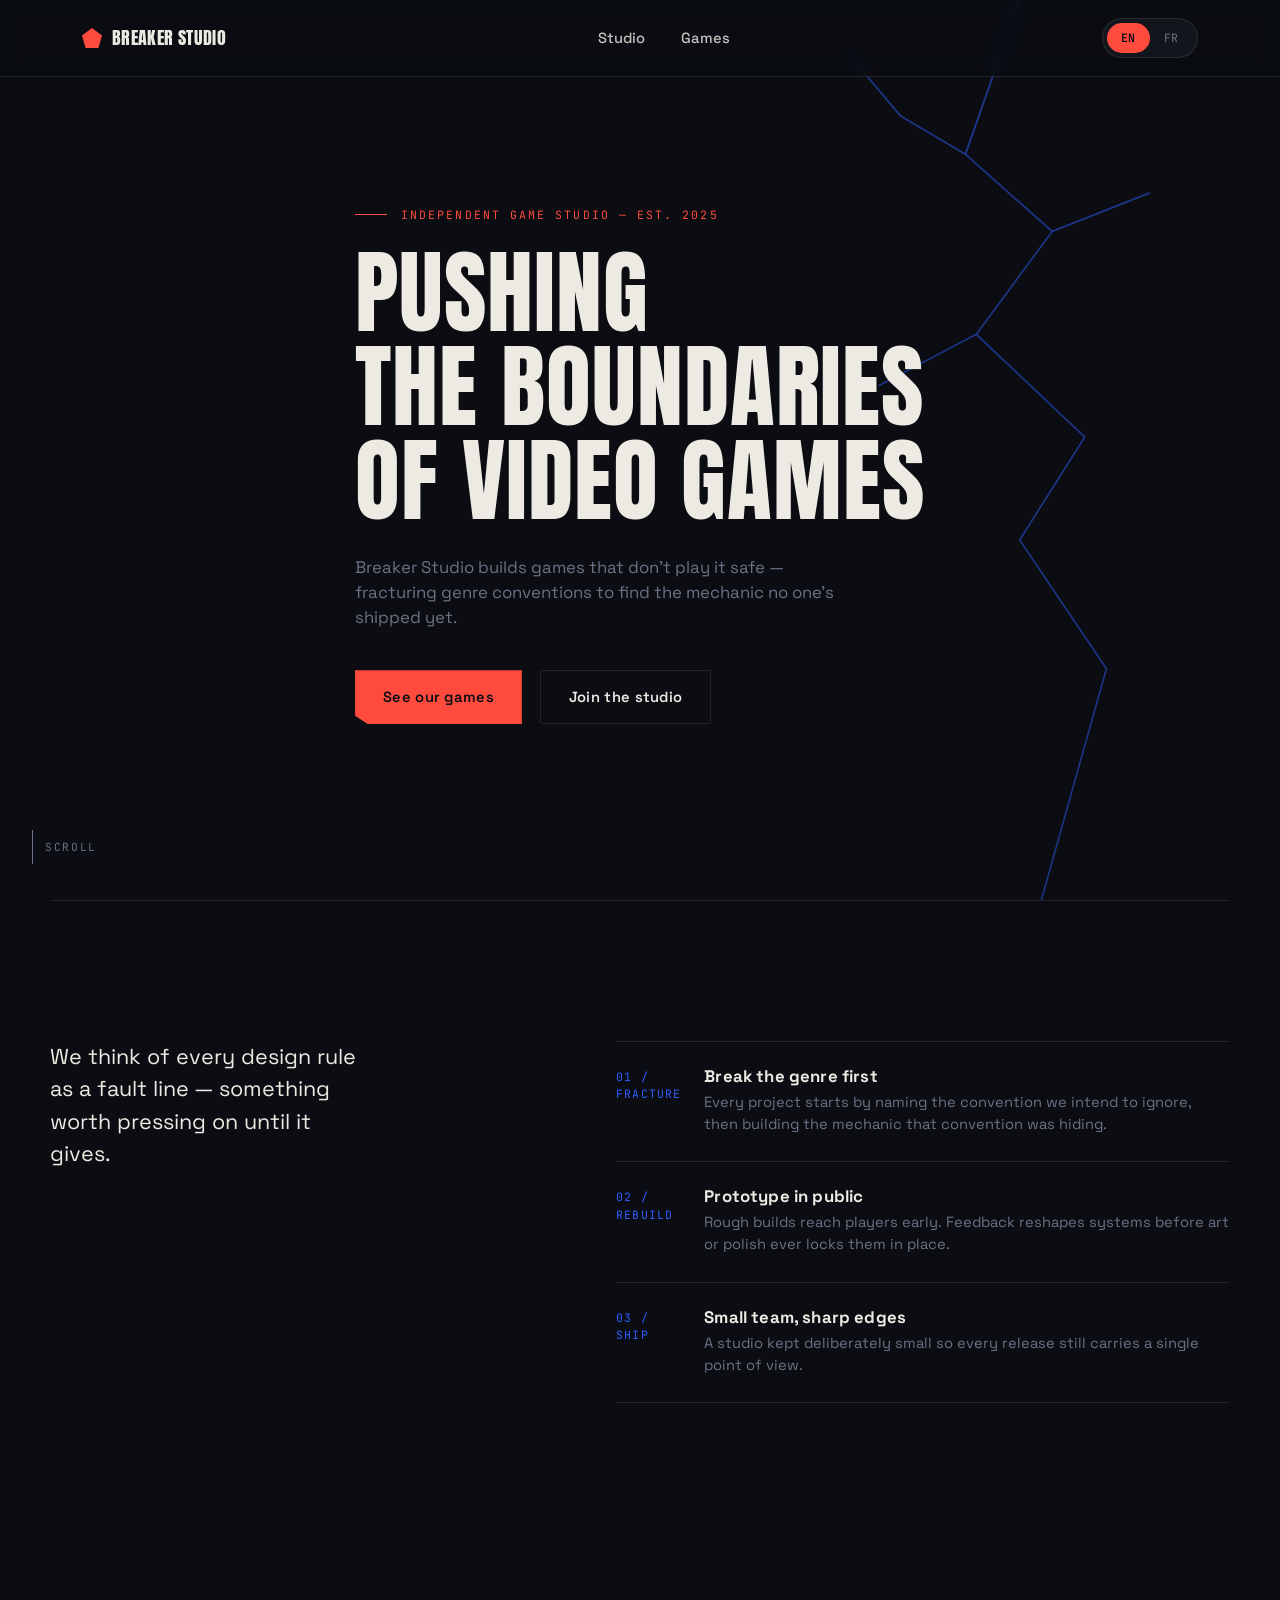
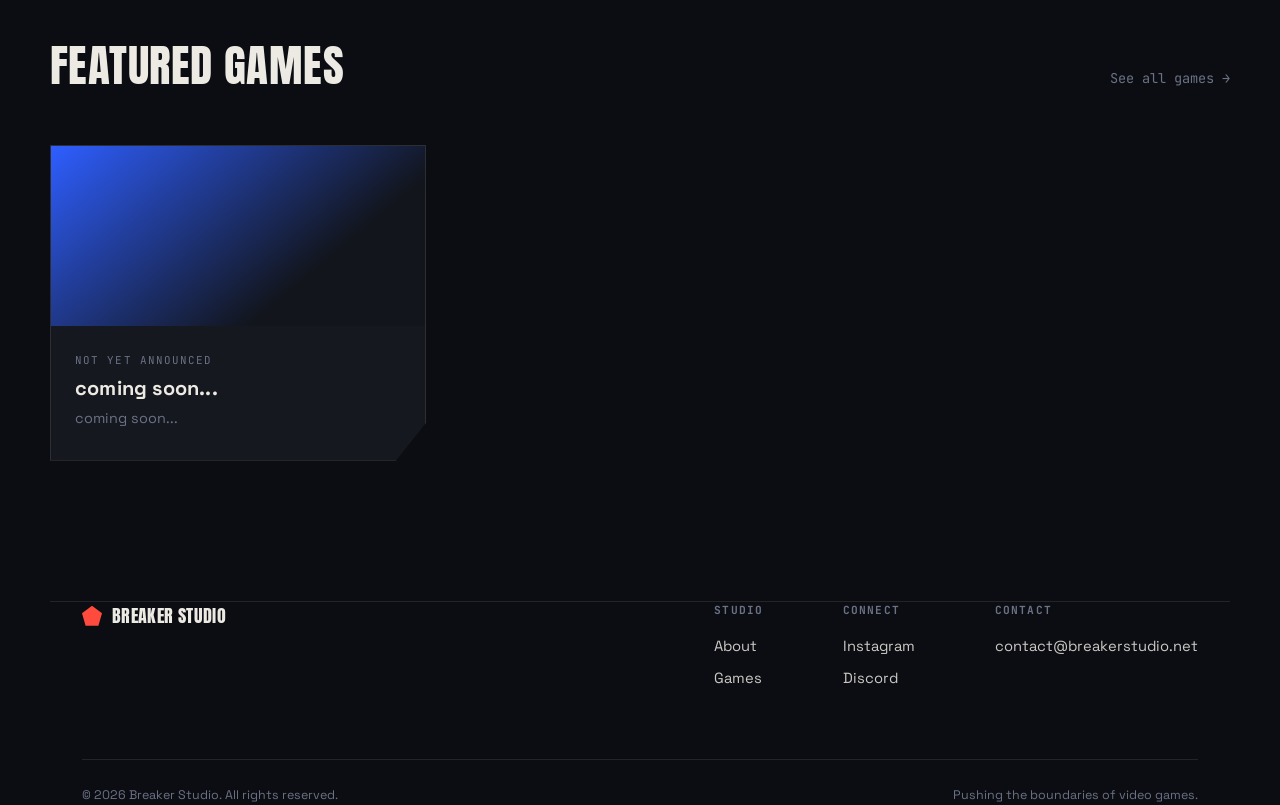
<file: index.html>
<!DOCTYPE html>
<html lang="en">
<head>
<script async src="https://pagead2.googlesyndication.com/pagead/js/adsbygoogle.js?client=ca-pub-1438488999693592"crossorigin="anonymous"></script>
<meta name="google-adsense-account" content="ca-pub-1438488999693592">
<meta charset="UTF-8">
<meta name="viewport" content="width=device-width, initial-scale=1.0">
<title>Breaker Studio - Home</title>
<link rel="icon" type="image/x-icon" href="images/favicon.ico">
<link rel="preconnect" href="https://fonts.googleapis.com">
<link rel="preconnect" href="https://fonts.gstatic.com" crossorigin>
<link href="https://fonts.googleapis.com/css2?family=Anton&family=Space+Grotesk:wght@400;500;600;700&family=JetBrains+Mono:wght@400;500&display=swap" rel="stylesheet">
<link rel="stylesheet" href="css/style.css">
</head>
<body>

<header>
  <nav class="wrap">
    <a href="index.html" class="logo"><span class="logo-mark"></span>BREAKER STUDIO</a>
    <input type="checkbox" id="nav-toggle" class="nav-toggle-checkbox">
    <div class="nav-links" id="navLinks">
      <a href="studio.html" class="nav-link">Studio</a>
      <a href="games.html" class="nav-link">Games</a>
    </div>
    <div class="nav-right">
      <div class="lang-toggle" role="group" aria-label="Language toggle">
        <a href="index.html" class="active">EN</a>
        <a href="index-fr.html">FR</a>
      </div>
      <label for="nav-toggle" class="burger" aria-label="Menu">
        <span></span><span></span><span></span>
      </label>
    </div>
  </nav>
</header>

<section class="hero">
  <svg class="hero-crack" viewBox="0 0 1180 700" preserveAspectRatio="none">
    <path d="M 940 0 L 890 120 L 970 180 L 900 260 L 1000 340 L 940 420 L 1020 520 L 960 700" />
    <path d="M 940 0 L 890 120 L 830 90 L 780 40" />
    <path d="M 970 180 L 1060 150" />
    <path d="M 900 260 L 810 300" />
  </svg>

  <div class="wrap hero-inner">
    <div class="eyebrow-row">
      <span class="dash"></span>
      <span class="eyebrow">Independent game studio — est. 2025</span>
    </div>

    <h1 id="hero-title">
      <span class="line"><span class="word" style="animation-delay:.05s">Pushing</span></span>
      <span class="line"><span class="word" style="animation-delay:.15s">the</span> <span class="word" style="animation-delay:.22s">boundaries</span></span>
      <span class="line"><span class="word" style="animation-delay:.32s">of</span> <span class="word" style="animation-delay:.4s">video</span> <span class="word" style="animation-delay:.48s">games</span></span>
    </h1>

    <p class="hero-sub">
        Breaker Studio builds games that don't play it safe — fracturing genre conventions to find the mechanic no one's shipped yet.
    </p>

    <div class="hero-cta">
      <a href="games.html" class="btn btn-primary">See our games</a>
      <a href="careers.html" class="btn btn-ghost">Join the studio</a>
    </div>
  </div>

  <div class="scroll-cue">
    <div class="bar"></div>
    <span>Scroll</span>
  </div>
</section>
<script async src="https://pagead2.googlesyndication.com/pagead/js/adsbygoogle.js?client=ca-pub-1438488999693592"
     crossorigin="anonymous"></script>
<!-- bloc_carré -->
<ins class="adsbygoogle"
     style="display:block"
     data-ad-client="ca-pub-1438488999693592"
     data-ad-slot="9393874901"
     data-ad-format="auto"
     data-full-width-responsive="true"></ins>
<script>
     (adsbygoogle = window.adsbygoogle || []).push({});
</script>
<section class="manifesto wrap" id="manifesto">
  <div class="manifesto-grid">
    <p class="lead">
      We think of every design rule as a fault line — something worth pressing on until it gives.
    </p>

    <div class="manifesto-list">
      <div class="manifesto-item">
        <span class="tag">01 / FRACTURE</span>
        <div>
          <h3>Break the genre first</h3>
          <p>Every project starts by naming the convention we intend to ignore, then building the mechanic that convention was hiding.</p>
        </div>
      </div>
      <div class="manifesto-item">
        <span class="tag">02 / REBUILD</span>
        <div>
          <h3>Prototype in public</h3>
          <p>Rough builds reach players early. Feedback reshapes systems before art or polish ever locks them in place.</p>
        </div>
      </div>
      <div class="manifesto-item">
        <span class="tag">03 / SHIP</span>
        <div>
          <h3>Small team, sharp edges</h3>
          <p>A studio kept deliberately small so every release still carries a single point of view.</p>
        </div>
      </div>
    </div>
  </div>
</section>

<section class="games wrap" id="games">
  <div class="section-head">
    <h2>Featured games</h2>
    <a href="games.html" class="num">See all games →</a>
  </div>

  <div class="games-grid">
    <div class="game-card">
      <div class="game-art"><div class="g1"></div></div>
      <div class="game-body">
        <span class="game-tag">NOT YET ANNOUNCED</span>
        <h3>coming soon...</h3>
        <p>coming soon...</p>
      </div>
    </div>
  </div>
</section>

<footer class="wrap">
  <div class="footer-top">
    <a href="index.html" class="logo"><span class="logo-mark"></span>BREAKER STUDIO</a>
    <div class="footer-cols">
      <div class="footer-col">
        <h4>Studio</h4>
        <a href="studio.html">About</a>
        <a href="games.html">Games</a>
      </div>
      <div class="footer-col">
        <h4>Connect</h4>
        <a href="https://www.instagram.com/breakersstudio.off?igsh=MWY5ZHc1ZGxuemptNw%3D%3D&utm_source=qr">Instagram</a>
        <a href="https://discord.gg/JWNUUHwmeE">Discord</a>
      </div>
      <div class="footer-col">
        <h4>Contact</h4>
        <a href="mailto:contact@breakerstudio.net">contact@breakerstudio.net</a>
      </div>
    </div>
  </div>
  <div class="footer-bottom">
    <span>© 2026 Breaker Studio. All rights reserved.</span>
    <span>Pushing the boundaries of video games.</span>
  </div>
</footer>

</body>
</html>
</file>
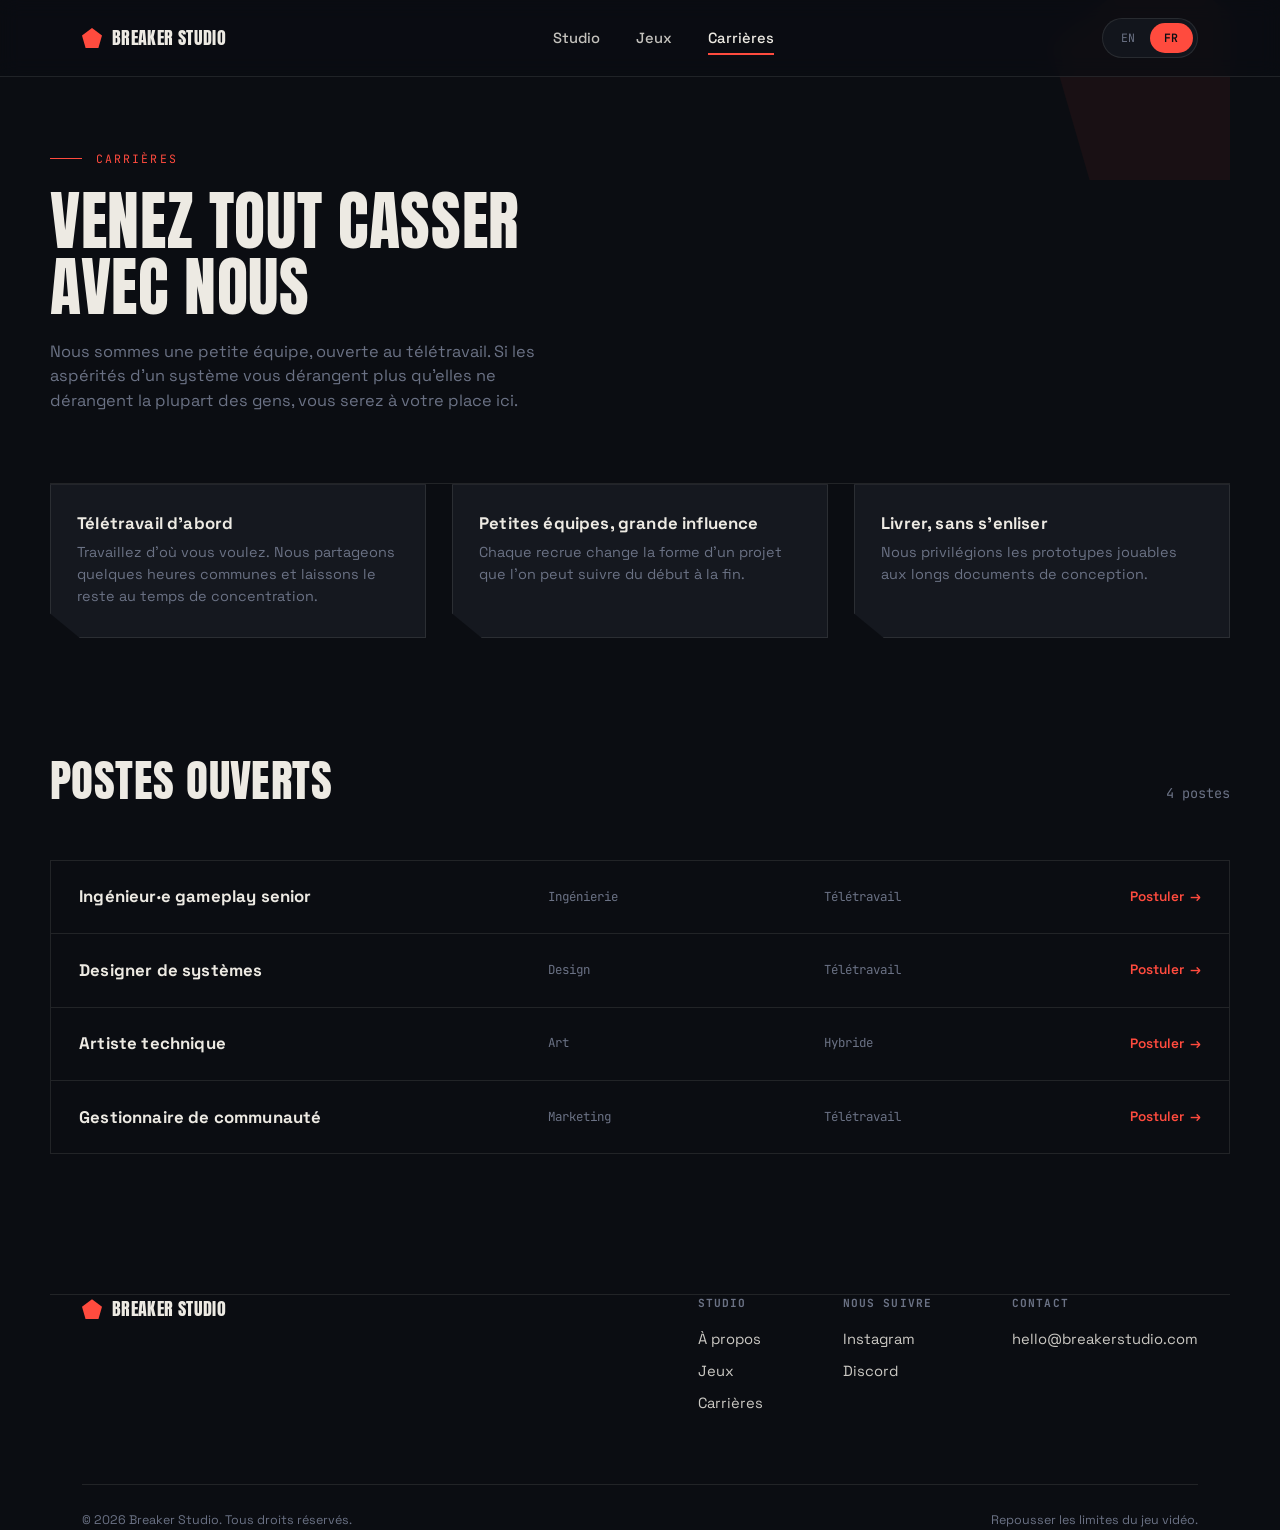
<file: careers-fr.html>
<!DOCTYPE html>
<html lang="fr">
<head>
<script async src="https://pagead2.googlesyndication.com/pagead/js/adsbygoogle.js?client=ca-pub-1438488999693592"crossorigin="anonymous"></script>
<meta name="google-adsense-account" content="ca-pub-1438488999693592">
<meta charset="UTF-8">
<meta name="viewport" content="width=device-width, initial-scale=1.0">
<title>Careers — Breaker Studio</title>
<link rel="icon" type="image/x-icon" href="images/favicon.ico">
<link rel="preconnect" href="https://fonts.googleapis.com">
<link rel="preconnect" href="https://fonts.gstatic.com" crossorigin>
<link href="https://fonts.googleapis.com/css2?family=Anton&family=Space+Grotesk:wght@400;500;600;700&family=JetBrains+Mono:wght@400;500&display=swap" rel="stylesheet">
<link rel="stylesheet" href="css/style.css">
</head>
<body>

<header>
  <nav class="wrap">
    <a href="index-fr.html" class="logo"><span class="logo-mark"></span>BREAKER STUDIO</a>
    <input type="checkbox" id="nav-toggle" class="nav-toggle-checkbox">
    <div class="nav-links" id="navLinks">
      <a href="studio-fr.html" class="nav-link">Studio</a>
      <a href="games-fr.html" class="nav-link">Jeux</a>
      <a href="careers-fr.html" class="nav-link current">Carrières</a>
    </div>
    <div class="nav-right">
      <div class="lang-toggle" role="group" aria-label="Language toggle">
        <a href="careers.html">EN</a>
        <a href="careers-fr.html" class="active">FR</a>
      </div>
      <label for="nav-toggle" class="burger" aria-label="Menu">
        <span></span><span></span><span></span>
      </label>
    </div>
  </nav>
</header>

<section class="page-hero wrap">
  <div class="page-hero-mark"></div>
  <div class="eyebrow-row">
    <span class="dash"></span>
    <span class="eyebrow">Carrières</span>
  </div>
  <h1>Venez tout casser avec nous</h1>
  <p>Nous sommes une petite équipe, ouverte au télétravail. Si les aspérités d'un système vous dérangent plus qu'elles ne dérangent la plupart des gens, vous serez à votre place ici.</p>
</section>

<section class="wrap values-strip">
  <div class="value-card">
    <h3>Télétravail d'abord</h3>
    <p>Travaillez d'où vous voulez. Nous partageons quelques heures communes et laissons le reste au temps de concentration.</p>
  </div>
  <div class="value-card">
    <h3>Petites équipes, grande influence</h3>
    <p>Chaque recrue change la forme d'un projet que l'on peut suivre du début à la fin.</p>
  </div>
  <div class="value-card">
    <h3>Livrer, sans s'enliser</h3>
    <p>Nous privilégions les prototypes jouables aux longs documents de conception.</p>
  </div>
</section>

<section class="wrap roles">
  <div class="section-head">
    <h2>Postes ouverts</h2>
    <span class="num">4 postes</span>
  </div>

  <div class="role-list">
      <div class="role">
        <h3>Ingénieur·e gameplay senior</h3>
        <span class="meta">Ingénierie</span>
        <span class="meta">Télétravail</span>
        <a href="mailto:hello@breakerstudio.com" class="apply">Postuler</a>
      </div>
      <div class="role">
        <h3>Designer de systèmes</h3>
        <span class="meta">Design</span>
        <span class="meta">Télétravail</span>
        <a href="mailto:hello@breakerstudio.com" class="apply">Postuler</a>
      </div>
      <div class="role">
        <h3>Artiste technique</h3>
        <span class="meta">Art</span>
        <span class="meta">Hybride</span>
        <a href="mailto:hello@breakerstudio.com" class="apply">Postuler</a>
      </div>
      <div class="role">
        <h3>Gestionnaire de communauté</h3>
        <span class="meta">Marketing</span>
        <span class="meta">Télétravail</span>
        <a href="mailto:hello@breakerstudio.com" class="apply">Postuler</a>
      </div>
  </div>
</section>
<footer class="wrap">
  <div class="footer-top">
    <a href="index-fr.html" class="logo"><span class="logo-mark"></span>BREAKER STUDIO</a>
    <div class="footer-cols">
      <div class="footer-col">
        <h4>Studio</h4>
        <a href="studio-fr.html">À propos</a>
        <a href="games-fr.html">Jeux</a>
        <a href="careers-fr.html">Carrières</a>
      </div>
      <div class="footer-col">
        <h4>Nous suivre</h4>
        <a href="https://www.instagram.com/breakersstudio.off?igsh=MWY5ZHc1ZGxuemptNw%3D%3D&utm_source=qr" target="_blank">Instagram</a>
        <a href="https://discord.gg/JWNUUHwmeE">Discord</a>
      </div>
      <div class="footer-col">
        <h4>Contact</h4>
        <a href="mailto:hello@breakerstudio.com">hello@breakerstudio.com</a>
      </div>
    </div>
  </div>
  <div class="footer-bottom">
    <span>© 2026 Breaker Studio. Tous droits réservés.</span>
    <span>Repousser les limites du jeu vidéo.</span>
  </div>
</footer>

</body>
</html>
</file>
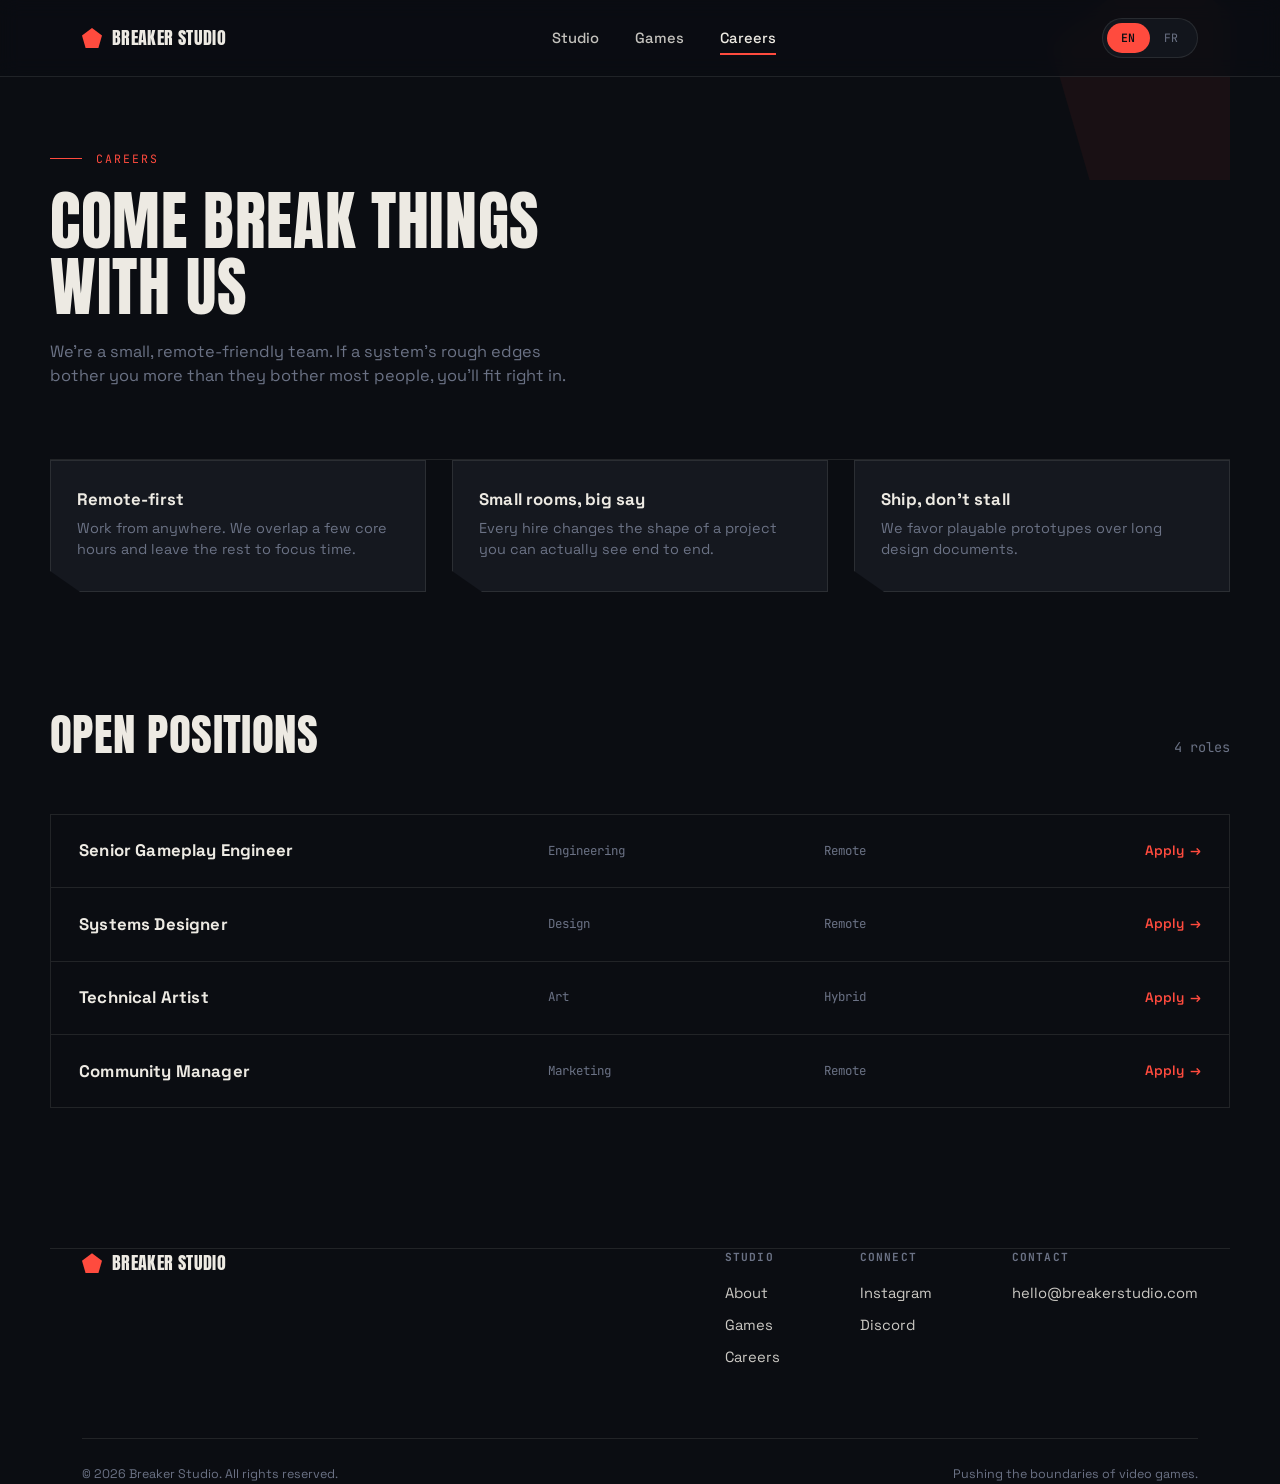
<file: careers.html>
<!DOCTYPE html>
<html lang="en">
<head>
<script async src="https://pagead2.googlesyndication.com/pagead/js/adsbygoogle.js?client=ca-pub-1438488999693592"crossorigin="anonymous"></script>
<meta name="google-adsense-account" content="ca-pub-1438488999693592">
<meta charset="UTF-8">
<meta name="viewport" content="width=device-width, initial-scale=1.0">
<title>Careers — Breaker Studio</title>
<link rel="icon" type="image/x-icon" href="images/favicon.ico">
<link rel="preconnect" href="https://fonts.googleapis.com">
<link rel="preconnect" href="https://fonts.gstatic.com" crossorigin>
<link href="https://fonts.googleapis.com/css2?family=Anton&family=Space+Grotesk:wght@400;500;600;700&family=JetBrains+Mono:wght@400;500&display=swap" rel="stylesheet">
<link rel="stylesheet" href="css/style.css">
</head>
<body>

<header>
  <nav class="wrap">
    <a href="index.html" class="logo"><span class="logo-mark"></span>BREAKER STUDIO</a>
    <input type="checkbox" id="nav-toggle" class="nav-toggle-checkbox">
    <div class="nav-links" id="navLinks">
      <a href="studio.html" class="nav-link">Studio</a>
      <a href="games.html" class="nav-link">Games</a>
      <a href="careers.html" class="nav-link current">Careers</a>
    </div>
    <div class="nav-right">
      <div class="lang-toggle" role="group" aria-label="Language toggle">
        <a href="careers.html" class="active">EN</a>
        <a href="careers-fr.html">FR</a>
      </div>
      <label for="nav-toggle" class="burger" aria-label="Menu">
        <span></span><span></span><span></span>
      </label>
    </div>
  </nav>
</header>

<section class="page-hero wrap">
  <div class="page-hero-mark"></div>
  <div class="eyebrow-row">
    <span class="dash"></span>
    <span class="eyebrow">Careers</span>
  </div>
  <h1>Come break things with us</h1>
  <p>We're a small, remote-friendly team. If a system's rough edges bother you more than they bother most people, you'll fit right in.</p>
</section>

<section class="wrap values-strip">
  <div class="value-card">
    <h3>Remote-first</h3>
    <p>Work from anywhere. We overlap a few core hours and leave the rest to focus time.</p>
  </div>
  <div class="value-card">
    <h3>Small rooms, big say</h3>
    <p>Every hire changes the shape of a project you can actually see end to end.</p>
  </div>
  <div class="value-card">
    <h3>Ship, don't stall</h3>
    <p>We favor playable prototypes over long design documents.</p>
  </div>
</section>

<section class="wrap roles">
  <div class="section-head">
    <h2>Open positions</h2>
    <span class="num">4 roles</span>
  </div>

  <div class="role-list">
      <div class="role">
        <h3>Senior Gameplay Engineer</h3>
        <span class="meta">Engineering</span>
        <span class="meta">Remote</span>
        <a href="mailto:hello@breakerstudio.com" class="apply">Apply</a>
      </div>
      <div class="role">
        <h3>Systems Designer</h3>
        <span class="meta">Design</span>
        <span class="meta">Remote</span>
        <a href="mailto:hello@breakerstudio.com" class="apply">Apply</a>
      </div>
      <div class="role">
        <h3>Technical Artist</h3>
        <span class="meta">Art</span>
        <span class="meta">Hybrid</span>
        <a href="mailto:hello@breakerstudio.com" class="apply">Apply</a>
      </div>
      <div class="role">
        <h3>Community Manager</h3>
        <span class="meta">Marketing</span>
        <span class="meta">Remote</span>
        <a href="mailto:hello@breakerstudio.com" class="apply">Apply</a>
      </div>
  </div>
</section>
<footer class="wrap">
  <div class="footer-top">
    <a href="index.html" class="logo"><span class="logo-mark"></span>BREAKER STUDIO</a>
    <div class="footer-cols">
      <div class="footer-col">
        <h4>Studio</h4>
        <a href="studio.html">About</a>
        <a href="games.html">Games</a>
        <a href="careers.html">Careers</a>
      </div>
      <div class="footer-col">
        <h4>Connect</h4>
        <a href="https://www.instagram.com/breakersstudio.off?igsh=MWY5ZHc1ZGxuemptNw%3D%3D&utm_source=qr">Instagram</a>
        <a href="https://discord.gg/JWNUUHwmeE">Discord</a>
      </div>
      <div class="footer-col">
        <h4>Contact</h4>
        <a href="mailto:hello@breakerstudio.com">hello@breakerstudio.com</a>
      </div>
    </div>
  </div>
  <div class="footer-bottom">
    <span>© 2026 Breaker Studio. All rights reserved.</span>
    <span>Pushing the boundaries of video games.</span>
  </div>
</footer>

</body>
</html>
</file>
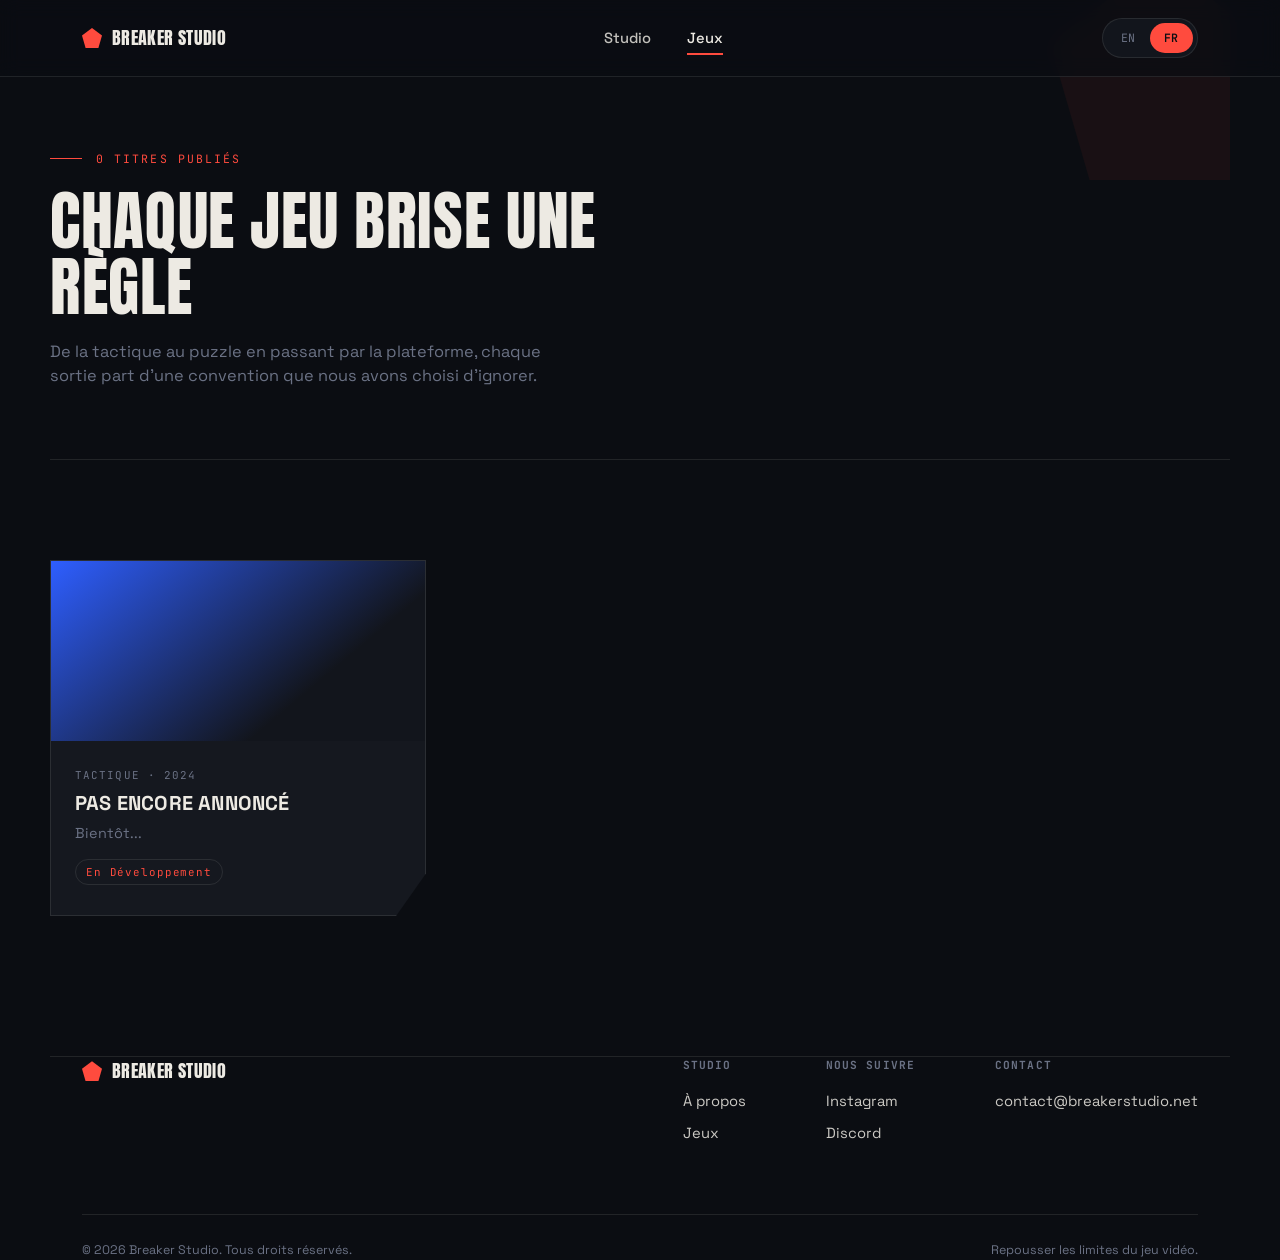
<file: games-fr.html>
<!DOCTYPE html>
<html lang="fr">
<head>
<script async src="https://pagead2.googlesyndication.com/pagead/js/adsbygoogle.js?client=ca-pub-1438488999693592"crossorigin="anonymous"></script>
<meta name="google-adsense-account" content="ca-pub-1438488999693592">
<meta charset="UTF-8">
<meta name="viewport" content="width=device-width, initial-scale=1.0">
<title>Games — Breaker Studio</title>
<link rel="icon" type="image/x-icon" href="images/favicon.ico">
<link rel="preconnect" href="https://fonts.googleapis.com">
<link rel="preconnect" href="https://fonts.gstatic.com" crossorigin>
<link href="https://fonts.googleapis.com/css2?family=Anton&family=Space+Grotesk:wght@400;500;600;700&family=JetBrains+Mono:wght@400;500&display=swap" rel="stylesheet">
<link rel="stylesheet" href="css/style.css">
</head>
<body>

<header>
  <nav class="wrap">
    <a href="index-fr.html" class="logo"><span class="logo-mark"></span>BREAKER STUDIO</a>
    <input type="checkbox" id="nav-toggle" class="nav-toggle-checkbox">
    <div class="nav-links" id="navLinks">
      <a href="studio-fr.html" class="nav-link">Studio</a>
      <a href="games-fr.html" class="nav-link current">Jeux</a>
    </div>
    <div class="nav-right">
      <div class="lang-toggle" role="group" aria-label="Language toggle">
        <a href="games.html">EN</a>
        <a href="games-fr.html" class="active">FR</a>
      </div>
      <label for="nav-toggle" class="burger" aria-label="Menu">
        <span></span><span></span><span></span>
      </label>
    </div>
  </nav>
</header>

<section class="page-hero wrap">
  <div class="page-hero-mark"></div>
  <div class="eyebrow-row">
    <span class="dash"></span>
    <span class="eyebrow">0 titres publiés</span>
  </div>
  <h1>Chaque jeu brise une règle</h1>
  <p>De la tactique au puzzle en passant par la plateforme, chaque sortie part d'une convention que nous avons choisi d'ignorer.</p>
</section>

<section class="games wrap">
  <div class="games-grid">
    <div class="game-card">
      <div class="game-art"><div class="g1"></div></div>
      <div class="game-body">
        <span class="game-tag">Tactique · 2024</span>
        <h3>PAS ENCORE ANNONCÉ</h3>
        <p>Bientôt...</p>
        <span class="game-status">En Développement</span>
      </div>
    </div>
  </div>
</section>

<footer class="wrap">
  <div class="footer-top">
    <a href="index-fr.html" class="logo"><span class="logo-mark"></span>BREAKER STUDIO</a>
    <div class="footer-cols">
      <div class="footer-col">
        <h4>Studio</h4>
        <a href="studio-fr.html">À propos</a>
        <a href="games-fr.html">Jeux</a>
      </div>
      <div class="footer-col">
        <h4>Nous suivre</h4>
        <a href="https://www.instagram.com/breakersstudio.off?igsh=MWY5ZHc1ZGxuemptNw%3D%3D&utm_source=qr">Instagram</a>
        <a href="https://discord.gg/JWNUUHwmeE">Discord</a>
      </div>
      <div class="footer-col">
        <h4>Contact</h4>
        <a href="mailto:contact@breakerstudio.net">contact@breakerstudio.net</a>
      </div>
    </div>
  </div>
  <div class="footer-bottom">
    <span>© 2026 Breaker Studio. Tous droits réservés.</span>
    <span>Repousser les limites du jeu vidéo.</span>
  </div>
</footer>

</body>
</html>
</file>
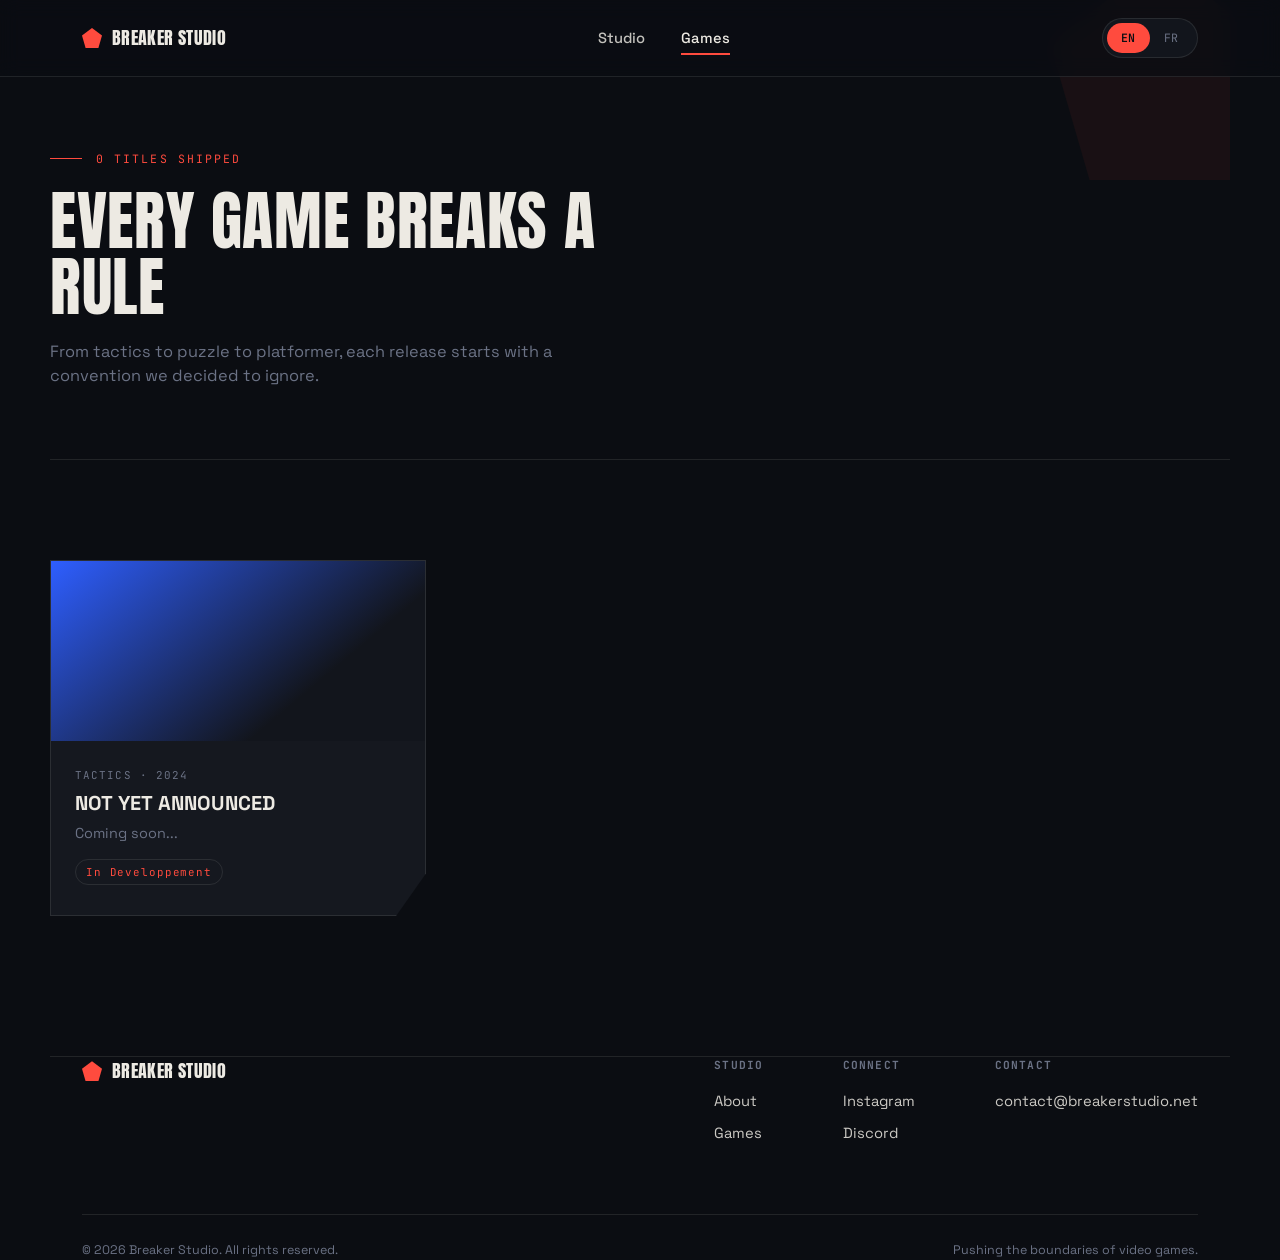
<file: games.html>
<!DOCTYPE html>
<html lang="en">
<head>
<script async src="https://pagead2.googlesyndication.com/pagead/js/adsbygoogle.js?client=ca-pub-1438488999693592"crossorigin="anonymous"></script>
<meta name="google-adsense-account" content="ca-pub-1438488999693592">
<meta charset="UTF-8">
<meta name="viewport" content="width=device-width, initial-scale=1.0">
<title>Games — Breaker Studio</title>
<link rel="icon" type="image/x-icon" href="images/favicon.ico">
<link rel="preconnect" href="https://fonts.googleapis.com">
<link rel="preconnect" href="https://fonts.gstatic.com" crossorigin>
<link href="https://fonts.googleapis.com/css2?family=Anton&family=Space+Grotesk:wght@400;500;600;700&family=JetBrains+Mono:wght@400;500&display=swap" rel="stylesheet">
<link rel="stylesheet" href="css/style.css">
</head>
<body>

<header>
  <nav class="wrap">
    <a href="index.html" class="logo"><span class="logo-mark"></span>BREAKER STUDIO</a>
    <input type="checkbox" id="nav-toggle" class="nav-toggle-checkbox">
    <div class="nav-links" id="navLinks">
      <a href="studio.html" class="nav-link">Studio</a>
      <a href="games.html" class="nav-link current">Games</a>
    </div>
    <div class="nav-right">
      <div class="lang-toggle" role="group" aria-label="Language toggle">
        <a href="games.html" class="active">EN</a>
        <a href="games-fr.html">FR</a>
      </div>
      <label for="nav-toggle" class="burger" aria-label="Menu">
        <span></span><span></span><span></span>
      </label>
    </div>
  </nav>
</header>

<section class="page-hero wrap">
  <div class="page-hero-mark"></div>
  <div class="eyebrow-row">
    <span class="dash"></span>
    <span class="eyebrow">0 titles shipped</span>
  </div>
  <h1>Every game breaks a rule</h1>
  <p>From tactics to puzzle to platformer, each release starts with a convention we decided to ignore.</p>
</section>

<section class="games wrap">
  <div class="games-grid">
    <div class="game-card">
      <div class="game-art"><div class="g1"></div></div>
      <div class="game-body">
        <span class="game-tag">Tactics · 2024</span>
        <h3>NOT YET ANNOUNCED</h3>
        <p>Coming soon...</p>
        <span class="game-status">In Developpement</span>
      </div>
    </div>
  </div>
</section>

<footer class="wrap">
  <div class="footer-top">
    <a href="index.html" class="logo"><span class="logo-mark"></span>BREAKER STUDIO</a>
    <div class="footer-cols">
      <div class="footer-col">
        <h4>Studio</h4>
        <a href="studio.html">About</a>
        <a href="games.html">Games</a>
      </div>
      <div class="footer-col">
        <h4>Connect</h4>
        <a href="https://www.instagram.com/breakersstudio.off?igsh=MWY5ZHc1ZGxuemptNw%3D%3D&utm_source=qr">Instagram</a>
        <a href="https://discord.gg/JWNUUHwmeE">Discord</a>
      </div>
      <div class="footer-col">
        <h4>Contact</h4>
        <a href="mailto:contact@breakerstudio.net">contact@breakerstudio.net</a>
      </div>
    </div>
  </div>
  <div class="footer-bottom">
    <span>© 2026 Breaker Studio. All rights reserved.</span>
    <span>Pushing the boundaries of video games.</span>
  </div>
</footer>

</body>
</html>
</file>
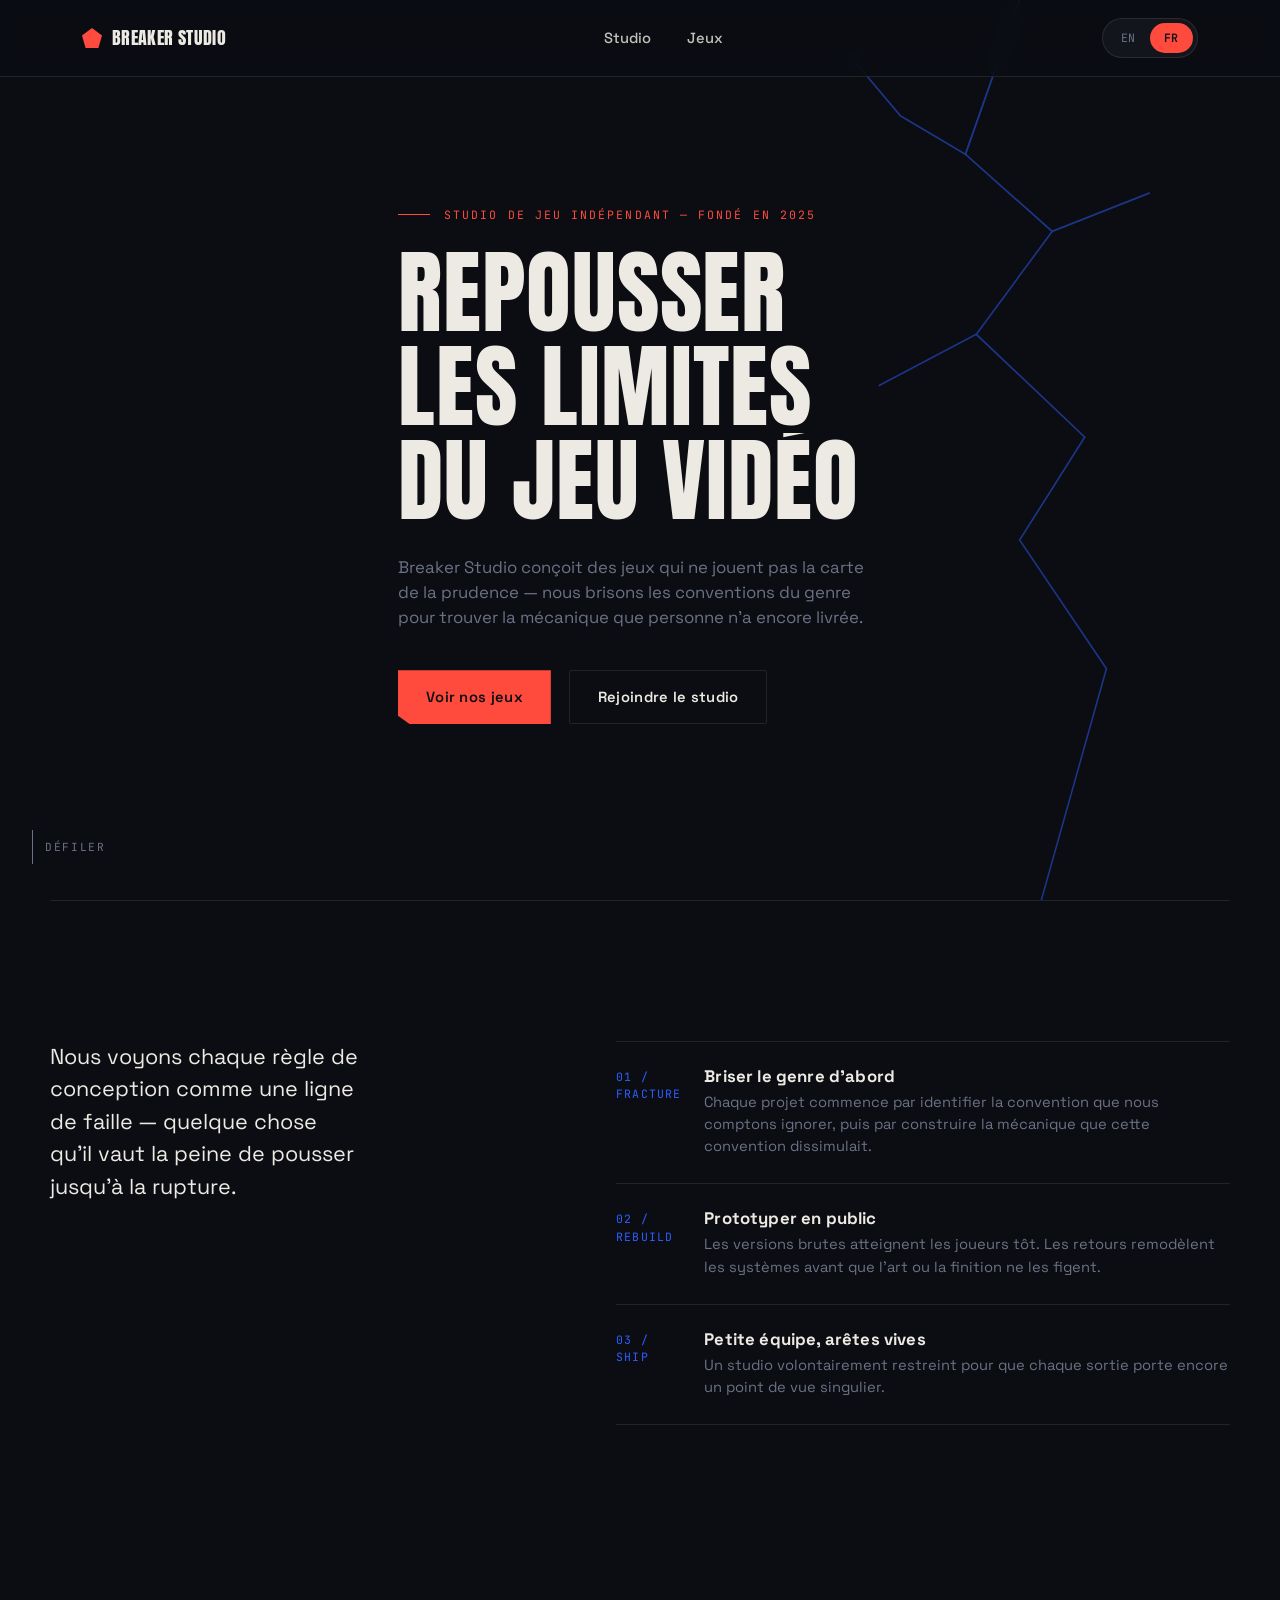
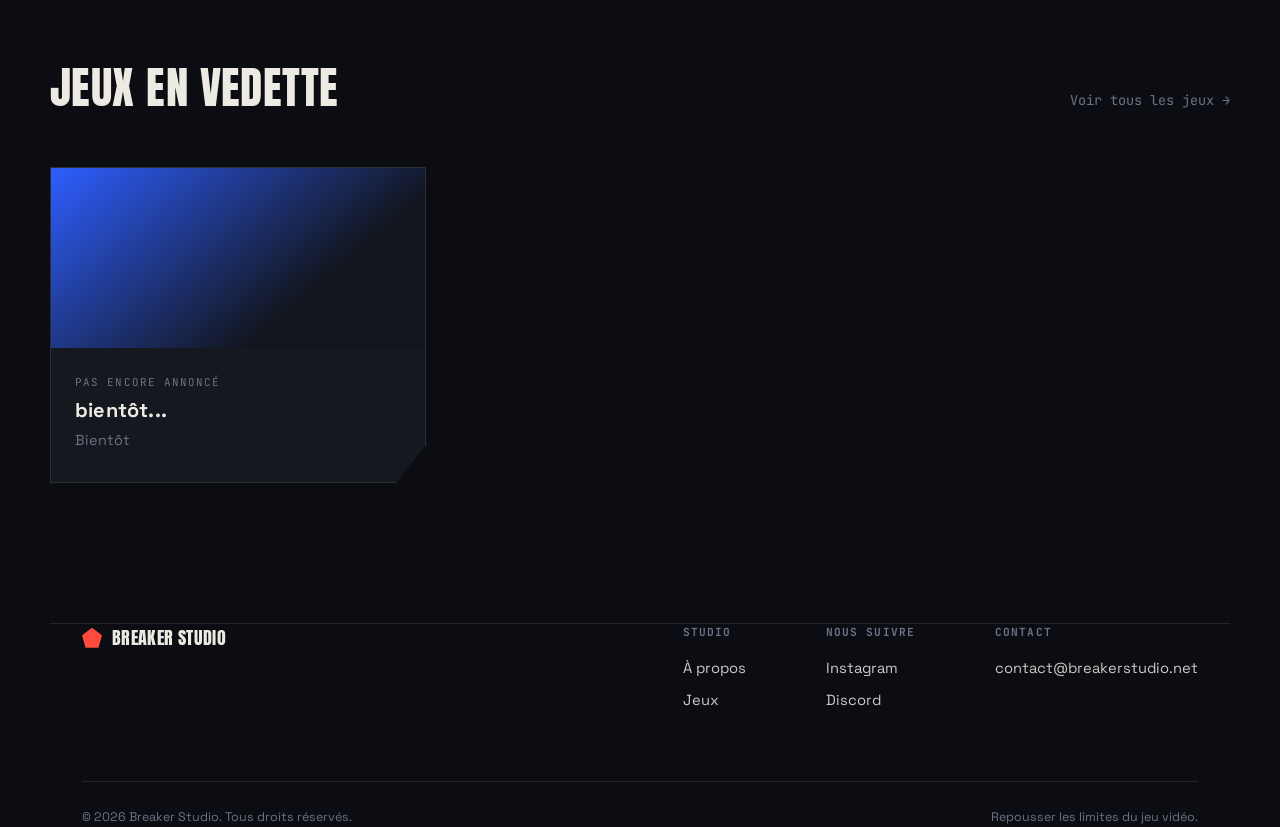
<file: index-fr.html>
<!DOCTYPE html>
<html lang="fr">
<head>
<script async src="https://pagead2.googlesyndication.com/pagead/js/adsbygoogle.js?client=ca-pub-1438488999693592"crossorigin="anonymous"></script>
<meta name="google-adsense-account" content="ca-pub-1438488999693592">
<meta charset="UTF-8">
<meta name="viewport" content="width=device-width, initial-scale=1.0">
<title>Breaker Studio — Accueil</title>
<link rel="icon" type="image/x-icon" href="images/favicon.ico">
<link rel="preconnect" href="https://fonts.googleapis.com">
<link rel="preconnect" href="https://fonts.gstatic.com" crossorigin>
<link href="https://fonts.googleapis.com/css2?family=Anton&family=Space+Grotesk:wght@400;500;600;700&family=JetBrains+Mono:wght@400;500&display=swap" rel="stylesheet">
<link rel="stylesheet" href="css/style.css">
</head>
<body>

<header>
  <nav class="wrap">
    <a href="index-fr.html" class="logo"><span class="logo-mark"></span>BREAKER STUDIO</a>
    <input type="checkbox" id="nav-toggle" class="nav-toggle-checkbox">
    <div class="nav-links" id="navLinks">
      <a href="studio-fr.html" class="nav-link">Studio</a>
      <a href="games-fr.html" class="nav-link">Jeux</a>
    </div>
    <div class="nav-right">
      <div class="lang-toggle" role="group" aria-label="Language toggle">
        <a href="index.html">EN</a>
        <a href="index-fr.html" class="active">FR</a>
      </div>
      <label for="nav-toggle" class="burger" aria-label="Menu">
        <span></span><span></span><span></span>
      </label>
    </div>
  </nav>
</header>

<section class="hero">
  <svg class="hero-crack" viewBox="0 0 1180 700" preserveAspectRatio="none">
    <path d="M 940 0 L 890 120 L 970 180 L 900 260 L 1000 340 L 940 420 L 1020 520 L 960 700" />
    <path d="M 940 0 L 890 120 L 830 90 L 780 40" />
    <path d="M 970 180 L 1060 150" />
    <path d="M 900 260 L 810 300" />
  </svg>

  <div class="wrap hero-inner">
    <div class="eyebrow-row">
      <span class="dash"></span>
      <span class="eyebrow">Studio de jeu indépendant — fondé en 2025</span>
    </div>

    <h1 id="hero-title">
      <span class="line"><span class="word" style="animation-delay:.05s">Repousser</span></span>
      <span class="line"><span class="word" style="animation-delay:.15s">les</span> <span class="word" style="animation-delay:.22s">limites</span></span>
      <span class="line"><span class="word" style="animation-delay:.32s">du</span> <span class="word" style="animation-delay:.4s">jeu</span> <span class="word" style="animation-delay:.48s">vidéo</span></span>
    </h1>

    <p class="hero-sub">
        Breaker Studio conçoit des jeux qui ne jouent pas la carte de la prudence — nous brisons les conventions du genre pour trouver la mécanique que personne n'a encore livrée.
    </p>

    <div class="hero-cta">
      <a href="games-fr.html" class="btn btn-primary">Voir nos jeux</a>
      <a href="careers-fr.html" class="btn btn-ghost">Rejoindre le studio</a>
    </div>
  </div>

  <div class="scroll-cue">
    <div class="bar"></div>
    <span>Défiler</span>
  </div>
</section>
<script async src="https://pagead2.googlesyndication.com/pagead/js/adsbygoogle.js?client=ca-pub-1438488999693592"
     crossorigin="anonymous"></script>
<!-- bloc_carré -->
<ins class="adsbygoogle"
     style="display:block"
     data-ad-client="ca-pub-1438488999693592"
     data-ad-slot="9393874901"
     data-ad-format="auto"
     data-full-width-responsive="true"></ins>
<script>
     (adsbygoogle = window.adsbygoogle || []).push({});
</script>
<section class="manifesto wrap" id="manifesto">
  <div class="manifesto-grid">
    <p class="lead">
      Nous voyons chaque règle de conception comme une ligne de faille — quelque chose qu'il vaut la peine de pousser jusqu'à la rupture.
    </p>

    <div class="manifesto-list">
      <div class="manifesto-item">
        <span class="tag">01 / FRACTURE</span>
        <div>
          <h3>Briser le genre d'abord</h3>
          <p>Chaque projet commence par identifier la convention que nous comptons ignorer, puis par construire la mécanique que cette convention dissimulait.</p>
        </div>
      </div>
      <div class="manifesto-item">
        <span class="tag">02 / REBUILD</span>
        <div>
          <h3>Prototyper en public</h3>
          <p>Les versions brutes atteignent les joueurs tôt. Les retours remodèlent les systèmes avant que l'art ou la finition ne les figent.</p>
        </div>
      </div>
      <div class="manifesto-item">
        <span class="tag">03 / SHIP</span>
        <div>
          <h3>Petite équipe, arêtes vives</h3>
          <p>Un studio volontairement restreint pour que chaque sortie porte encore un point de vue singulier.</p>
        </div>
      </div>
    </div>
  </div>
</section>

<section class="games wrap" id="games">
  <div class="section-head">
    <h2>Jeux en vedette</h2>
    <a href="games-fr.html" class="num">Voir tous les jeux →</a>
  </div>

  <div class="games-grid">
    <div class="game-card">
      <div class="game-art"><div class="g1"></div></div>
      <div class="game-body">
        <span class="game-tag">PAS ENCORE ANNONCÉ</span>
        <h3>bientôt...</h3>
        <p>Bientôt</p>
      </div>
    </div>
  </div>
</section>

<footer class="wrap">
  <div class="footer-top">
    <a href="index-fr.html" class="logo"><span class="logo-mark"></span>BREAKER STUDIO</a>
    <div class="footer-cols">
      <div class="footer-col">
        <h4>Studio</h4>
        <a href="studio-fr.html">À propos</a>
        <a href="games-fr.html">Jeux</a>
      </div>
      <div class="footer-col">
        <h4>Nous suivre</h4>
        <a href="https://www.instagram.com/breakersstudio.off?igsh=MWY5ZHc1ZGxuemptNw%3D%3D&utm_source=qr">Instagram</a>
        <a href="https://discord.gg/JWNUUHwmeE">Discord</a>
      </div>
      <div class="footer-col">
        <h4>Contact</h4>
        <a href="mailto:contact@breakerstudio.net">contact@breakerstudio.net</a>
      </div>
    </div>
  </div>
  <div class="footer-bottom">
    <span>© 2026 Breaker Studio. Tous droits réservés.</span>
    <span>Repousser les limites du jeu vidéo.</span>
  </div>
</footer>

</body>
</html>
</file>
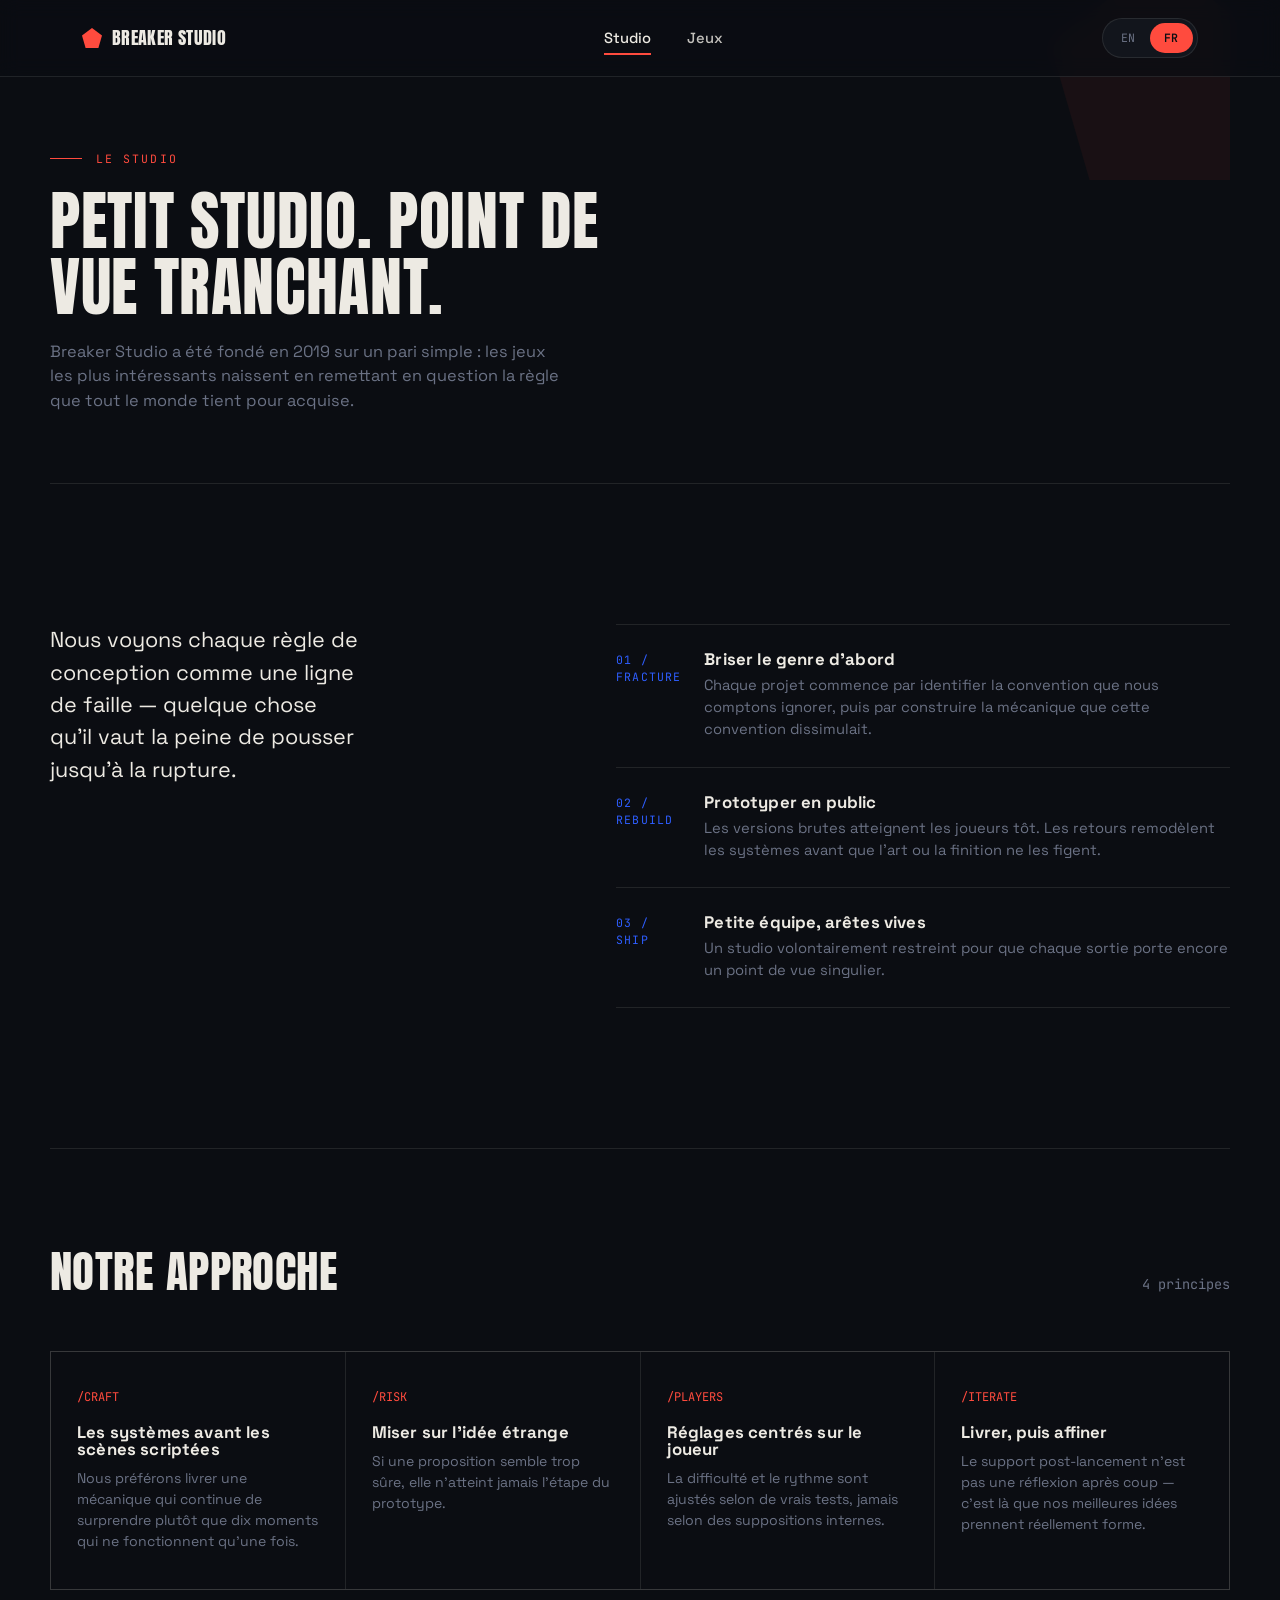
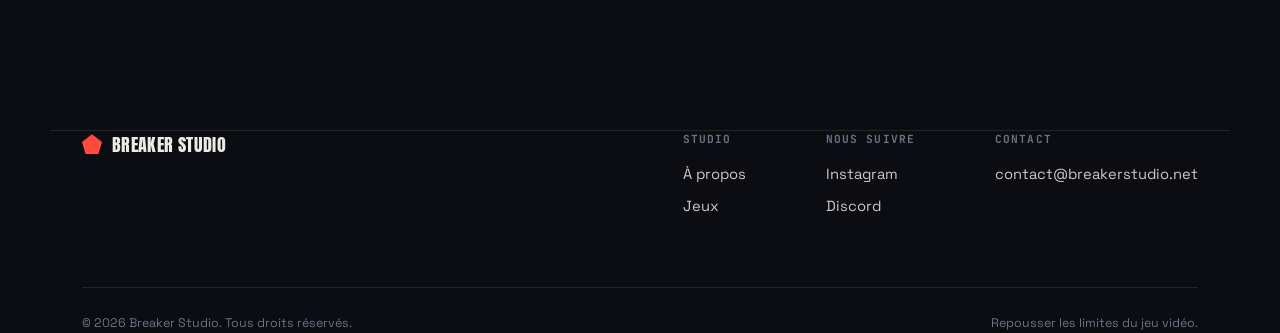
<file: studio-fr.html>
<!DOCTYPE html>
<html lang="fr">
<head>
<script async src="https://pagead2.googlesyndication.com/pagead/js/adsbygoogle.js?client=ca-pub-1438488999693592"crossorigin="anonymous"></script>
<meta name="google-adsense-account" content="ca-pub-1438488999693592">
<meta charset="UTF-8">
<meta name="viewport" content="width=device-width, initial-scale=1.0">
<title>Studio — Breaker Studio</title>
<link rel="icon" type="image/x-icon" href="images/favicon.ico">
<link rel="preconnect" href="https://fonts.googleapis.com">
<link rel="preconnect" href="https://fonts.gstatic.com" crossorigin>
<link href="https://fonts.googleapis.com/css2?family=Anton&family=Space+Grotesk:wght@400;500;600;700&family=JetBrains+Mono:wght@400;500&display=swap" rel="stylesheet">
<link rel="stylesheet" href="css/style.css">
</head>
<body>

<header>
  <nav class="wrap">
    <a href="index-fr.html" class="logo"><span class="logo-mark"></span>BREAKER STUDIO</a>
    <input type="checkbox" id="nav-toggle" class="nav-toggle-checkbox">
    <div class="nav-links" id="navLinks">
      <a href="studio-fr.html" class="nav-link current">Studio</a>
      <a href="games-fr.html" class="nav-link">Jeux</a>
    </div>
    <div class="nav-right">
      <div class="lang-toggle" role="group" aria-label="Language toggle">
        <a href="studio.html">EN</a>
        <a href="studio-fr.html" class="active">FR</a>
      </div>
      <label for="nav-toggle" class="burger" aria-label="Menu">
        <span></span><span></span><span></span>
      </label>
    </div>
  </nav>
</header>

<section class="page-hero wrap">
  <div class="page-hero-mark"></div>
  <div class="eyebrow-row">
    <span class="dash"></span>
    <span class="eyebrow">Le studio</span>
  </div>
  <h1>Petit studio. Point de vue tranchant.</h1>
  <p>Breaker Studio a été fondé en 2019 sur un pari simple : les jeux les plus intéressants naissent en remettant en question la règle que tout le monde tient pour acquise.</p>
</section>

<section class="manifesto no-border-top wrap" id="manifesto">
  <div class="manifesto-grid">
    <p class="lead">
      Nous voyons chaque règle de conception comme une ligne de faille — quelque chose qu'il vaut la peine de pousser jusqu'à la rupture.
    </p>

    <div class="manifesto-list">
      <div class="manifesto-item">
        <span class="tag">01 / FRACTURE</span>
        <div>
          <h3>Briser le genre d'abord</h3>
          <p>Chaque projet commence par identifier la convention que nous comptons ignorer, puis par construire la mécanique que cette convention dissimulait.</p>
        </div>
      </div>
      <div class="manifesto-item">
        <span class="tag">02 / REBUILD</span>
        <div>
          <h3>Prototyper en public</h3>
          <p>Les versions brutes atteignent les joueurs tôt. Les retours remodèlent les systèmes avant que l'art ou la finition ne les figent.</p>
        </div>
      </div>
      <div class="manifesto-item">
        <span class="tag">03 / SHIP</span>
        <div>
          <h3>Petite équipe, arêtes vives</h3>
          <p>Un studio volontairement restreint pour que chaque sortie porte encore un point de vue singulier.</p>
        </div>
      </div>
    </div>
  </div>
</section>

<section class="pillars wrap" id="pillars">
  <div class="section-head">
    <h2>Notre approche</h2>
    <span class="num">4 principes</span>
  </div>

  <div class="pillars-grid">
    <div class="pillar">
      <span class="pn">/CRAFT</span>
      <h3>Les systèmes avant les scènes scriptées</h3>
      <p>Nous préférons livrer une mécanique qui continue de surprendre plutôt que dix moments qui ne fonctionnent qu'une fois.</p>
    </div>
    <div class="pillar">
      <span class="pn">/RISK</span>
      <h3>Miser sur l'idée étrange</h3>
      <p>Si une proposition semble trop sûre, elle n'atteint jamais l'étape du prototype.</p>
    </div>
    <div class="pillar">
      <span class="pn">/PLAYERS</span>
      <h3>Réglages centrés sur le joueur</h3>
      <p>La difficulté et le rythme sont ajustés selon de vrais tests, jamais selon des suppositions internes.</p>
    </div>
    <div class="pillar">
      <span class="pn">/ITERATE</span>
      <h3>Livrer, puis affiner</h3>
      <p>Le support post-lancement n'est pas une réflexion après coup — c'est là que nos meilleures idées prennent réellement forme.</p>
    </div>
  </div>
</section>

<footer class="wrap">
  <div class="footer-top">
    <a href="index-fr.html" class="logo"><span class="logo-mark"></span>BREAKER STUDIO</a>
    <div class="footer-cols">
      <div class="footer-col">
        <h4>Studio</h4>
        <a href="studio-fr.html">À propos</a>
        <a href="games-fr.html">Jeux</a>
      </div>
      <div class="footer-col">
        <h4>Nous suivre</h4>
        <a href="https://www.instagram.com/breakersstudio.off?igsh=MWY5ZHc1ZGxuemptNw%3D%3D&utm_source=qr">Instagram</a>
        <a href="https://discord.gg/JWNUUHwmeE">Discord</a>
      </div>
      <div class="footer-col">
        <h4>Contact</h4>
        <a href="mailto:contact@breakerstudio.net">contact@breakerstudio.net</a>
      </div>
    </div>
  </div>
  <div class="footer-bottom">
    <span>© 2026 Breaker Studio. Tous droits réservés.</span>
    <span>Repousser les limites du jeu vidéo.</span>
  </div>
</footer>

</body>
</html>
</file>
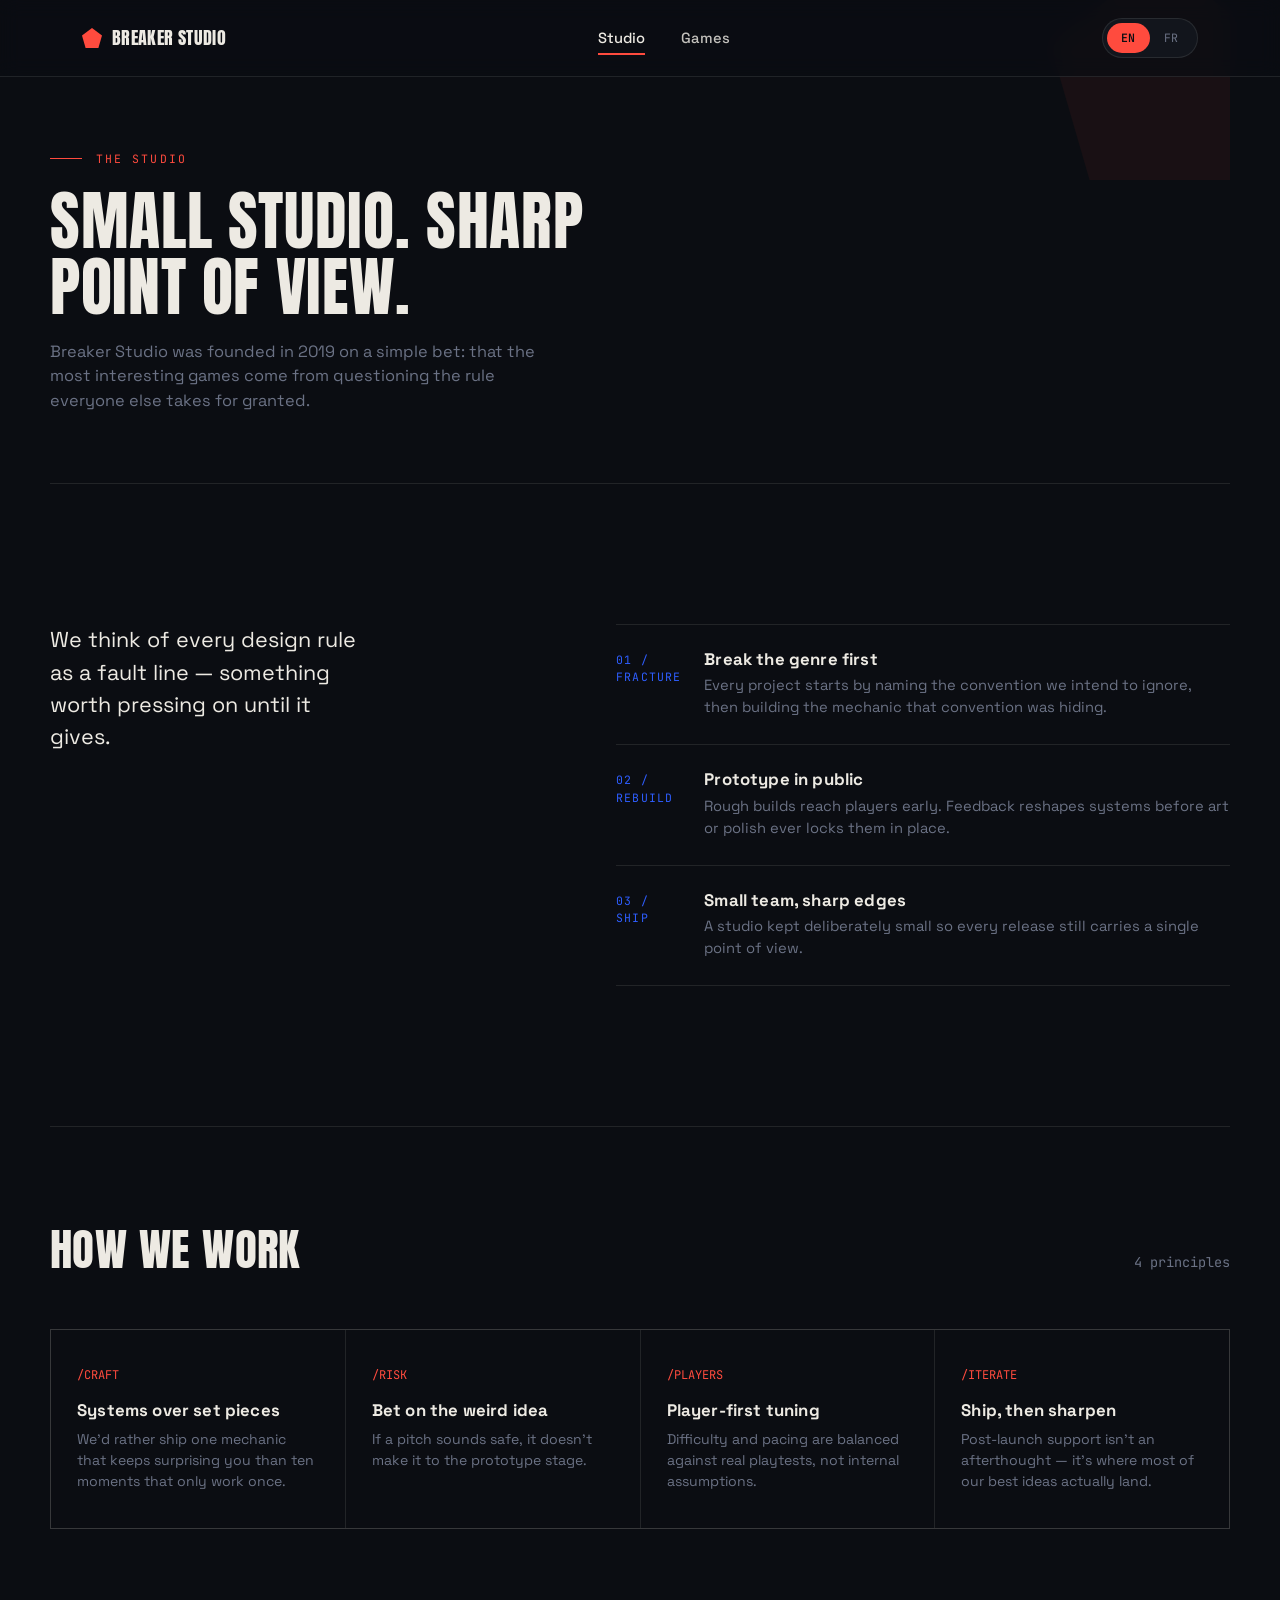
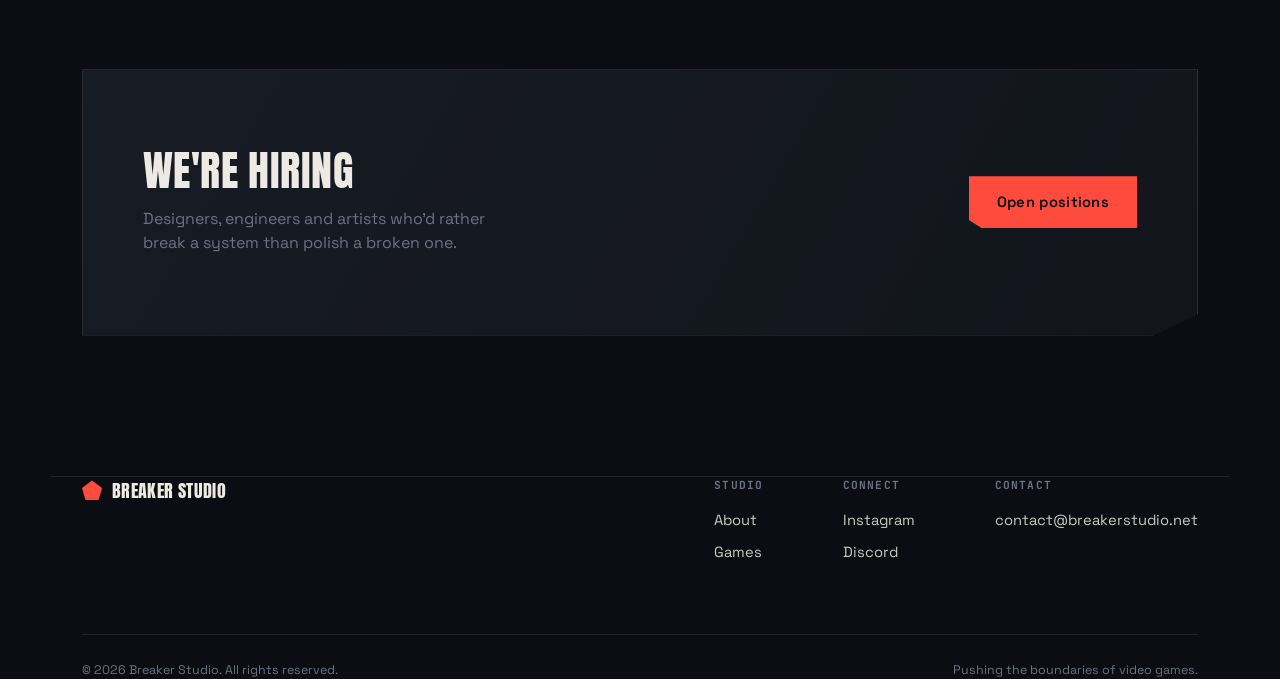
<file: studio.html>
<!DOCTYPE html>
<html lang="en">
<head>
<script async src="https://pagead2.googlesyndication.com/pagead/js/adsbygoogle.js?client=ca-pub-1438488999693592"crossorigin="anonymous"></script>
<meta name="google-adsense-account" content="ca-pub-1438488999693592">
<meta charset="UTF-8">
<meta name="viewport" content="width=device-width, initial-scale=1.0">
<title>Studio — Breaker Studio</title>
<link rel="icon" type="image/x-icon" href="images/favicon.ico">
<link rel="preconnect" href="https://fonts.googleapis.com">
<link rel="preconnect" href="https://fonts.gstatic.com" crossorigin>
<link href="https://fonts.googleapis.com/css2?family=Anton&family=Space+Grotesk:wght@400;500;600;700&family=JetBrains+Mono:wght@400;500&display=swap" rel="stylesheet">
<link rel="stylesheet" href="css/style.css">
</head>
<body>

<header>
  <nav class="wrap">
    <a href="index.html" class="logo"><span class="logo-mark"></span>BREAKER STUDIO</a>
    <input type="checkbox" id="nav-toggle" class="nav-toggle-checkbox">
    <div class="nav-links" id="navLinks">
      <a href="studio.html" class="nav-link current">Studio</a>
      <a href="games.html" class="nav-link">Games</a>
    </div>
    <div class="nav-right">
      <div class="lang-toggle" role="group" aria-label="Language toggle">
        <a href="studio.html" class="active">EN</a>
        <a href="studio-fr.html">FR</a>
      </div>
      <label for="nav-toggle" class="burger" aria-label="Menu">
        <span></span><span></span><span></span>
      </label>
    </div>
  </nav>
</header>

<section class="page-hero wrap">
  <div class="page-hero-mark"></div>
  <div class="eyebrow-row">
    <span class="dash"></span>
    <span class="eyebrow">The studio</span>
  </div>
  <h1>Small studio. Sharp point of view.</h1>
  <p>Breaker Studio was founded in 2019 on a simple bet: that the most interesting games come from questioning the rule everyone else takes for granted.</p>
</section>

<section class="manifesto no-border-top wrap" id="manifesto">
  <div class="manifesto-grid">
    <p class="lead">
      We think of every design rule as a fault line — something worth pressing on until it gives.
    </p>

    <div class="manifesto-list">
      <div class="manifesto-item">
        <span class="tag">01 / FRACTURE</span>
        <div>
          <h3>Break the genre first</h3>
          <p>Every project starts by naming the convention we intend to ignore, then building the mechanic that convention was hiding.</p>
        </div>
      </div>
      <div class="manifesto-item">
        <span class="tag">02 / REBUILD</span>
        <div>
          <h3>Prototype in public</h3>
          <p>Rough builds reach players early. Feedback reshapes systems before art or polish ever locks them in place.</p>
        </div>
      </div>
      <div class="manifesto-item">
        <span class="tag">03 / SHIP</span>
        <div>
          <h3>Small team, sharp edges</h3>
          <p>A studio kept deliberately small so every release still carries a single point of view.</p>
        </div>
      </div>
    </div>
  </div>
</section>

<section class="pillars wrap" id="pillars">
  <div class="section-head">
    <h2>How we work</h2>
    <span class="num">4 principles</span>
  </div>

  <div class="pillars-grid">
    <div class="pillar">
      <span class="pn">/CRAFT</span>
      <h3>Systems over set pieces</h3>
      <p>We'd rather ship one mechanic that keeps surprising you than ten moments that only work once.</p>
    </div>
    <div class="pillar">
      <span class="pn">/RISK</span>
      <h3>Bet on the weird idea</h3>
      <p>If a pitch sounds safe, it doesn't make it to the prototype stage.</p>
    </div>
    <div class="pillar">
      <span class="pn">/PLAYERS</span>
      <h3>Player-first tuning</h3>
      <p>Difficulty and pacing are balanced against real playtests, not internal assumptions.</p>
    </div>
    <div class="pillar">
      <span class="pn">/ITERATE</span>
      <h3>Ship, then sharpen</h3>
      <p>Post-launch support isn't an afterthought — it's where most of our best ideas actually land.</p>
    </div>
  </div>
</section>

<section class="wrap" id="careers">
  <div class="careers">
    <div>
      <h2>We're hiring</h2>
      <p>Designers, engineers and artists who'd rather break a system than polish a broken one.</p>
    </div>
    <a href="careers.html" class="btn btn-primary">Open positions</a>
  </div>
</section>
<footer class="wrap">
  <div class="footer-top">
    <a href="index.html" class="logo"><span class="logo-mark"></span>BREAKER STUDIO</a>
    <div class="footer-cols">
      <div class="footer-col">
        <h4>Studio</h4>
        <a href="studio.html">About</a>
        <a href="games.html">Games</a>
      </div>
      <div class="footer-col">
        <h4>Connect</h4>
        <a href="https://www.instagram.com/breakersstudio.off?igsh=MWY5ZHc1ZGxuemptNw%3D%3D&utm_source=qr">Instagram</a>
        <a href="https://discord.gg/JWNUUHwmeE">Discord</a>
      </div>
      <div class="footer-col">
        <h4>Contact</h4>
        <a href="mailto:contact@breakerstudio.net">contact@breakerstudio.net</a>
      </div>
    </div>
  </div>
  <div class="footer-bottom">
    <span>© 2026 Breaker Studio. All rights reserved.</span>
    <span>Pushing the boundaries of video games.</span>
  </div>
</footer>

</body>
</html>
</file>
<file: css/style.css>
:root{
  --bg: #0B0D12;
  --bg-alt: #12151C;
  --bg-card: #15181F;
  --fg: #EDEAE3;
  --accent: #FF4B3E;
  --accent2: #2E5EFF;
  --muted: #6B7285;
  --line: rgba(237,234,227,0.1);
  --shard: polygon(0 0, 100% 0, 100% 88%, 92% 100%, 0 100%);
  --shard-sm: polygon(0 0, 100% 0, 100% 100%, 8% 100%, 0 84%);
}

*{ margin:0; padding:0; box-sizing:border-box; }
html{ scroll-behavior:smooth; }

body{
  background:var(--bg);
  color:var(--fg);
  font-family:'Space Grotesk', sans-serif;
  overflow-x:hidden;
  line-height:1.5;
}

.eyebrow{
  font-family:'JetBrains Mono', monospace;
  letter-spacing:0.18em;
  text-transform:uppercase;
  font-size:0.72rem;
  color:var(--accent);
}

h1,h2,h3{
  font-family:'Anton', sans-serif;
  font-weight:400;
  letter-spacing:0.01em;
  line-height:1.02;
  text-transform:uppercase;
}

a{ color:inherit; text-decoration:none; }
::selection{ background:var(--accent); color:#0B0D12; }

.wrap{ max-width:1180px; margin:0 auto; padding:0 32px; }
section{ position:relative; }

/* ---------- Navbar ---------- */
header{
  position:fixed; top:0; left:0; right:0; z-index:100;
  background:rgba(11,13,18,0.72);
  backdrop-filter:blur(10px);
  border-bottom:1px solid var(--line);
}
nav.wrap{
  display:flex; align-items:center; justify-content:space-between;
  height:76px;
}
.logo{
  display:flex; align-items:center; gap:10px;
  font-family:'Anton', sans-serif;
  font-size:1.15rem;
  letter-spacing:0.02em;
  text-transform:uppercase;
  white-space:nowrap;
}
.logo-mark{
  width:20px; height:20px;
  background:var(--accent);
  clip-path: polygon(50% 0%, 100% 38%, 82% 100%, 18% 100%, 0% 38%);
  flex-shrink:0;
}
.nav-links{
  display:flex; gap:36px;
  font-size:0.92rem;
  font-weight:500;
}
.nav-links a{
  position:relative;
  padding:4px 0;
  color:var(--fg);
  opacity:0.82;
  transition:opacity .2s ease;
}
.nav-links a::after{
  content:''; position:absolute; left:0; bottom:-2px;
  width:0; height:2px; background:var(--accent);
  transition:width .25s ease;
}
.nav-links a:hover{ opacity:1; }
.nav-links a:hover::after{ width:100%; }
.nav-links a.current{ opacity:1; }
.nav-links a.current::after{ width:100%; }

.nav-right{ display:flex; align-items:center; gap:22px; }

.lang-toggle{
  display:flex; align-items:center;
  border:1px solid var(--line);
  border-radius:999px;
  padding:4px;
  font-family:'JetBrains Mono', monospace;
  font-size:0.72rem;
  letter-spacing:0.05em;
  background:var(--bg-alt);
}
.lang-toggle a{
  display:inline-block;
  color:var(--muted);
  padding:6px 14px;
  border-radius:999px;
  font-family:inherit; font-size:inherit; letter-spacing:inherit;
  transition:color .2s ease, background .2s ease;
}
.lang-toggle a.active{
  background:var(--accent);
  color:#0B0D12;
  font-weight:600;
}

.burger{
  display:none;
  width:26px; height:20px;
  flex-direction:column; justify-content:space-between;
  cursor:pointer;
}
.burger span{ display:block; height:2px; width:100%; background:var(--fg); }
.nav-toggle-checkbox{
  position:absolute;
  opacity:0;
  pointer-events:none;
}

/* ---------- Hero (home) ---------- */
.hero{
  min-height:100vh;
  display:flex; flex-direction:column; justify-content:center;
  padding-top:110px; padding-bottom:80px;
  position:relative;
}
.hero-crack{
  position:absolute; inset:0;
  width:100%; height:100%;
  pointer-events:none;
  opacity:0.5;
}
.hero-crack path{
  fill:none;
  stroke:var(--accent2);
  stroke-width:1.4;
  stroke-dasharray:900;
  stroke-dashoffset:900;
  animation:draw-crack 2.4s 0.3s cubic-bezier(.2,.7,.3,1) forwards;
}
@keyframes draw-crack{ to{ stroke-dashoffset:0; } }

.hero-inner{ position:relative; z-index:2; }

.hero h1{
  font-size:clamp(2.6rem, 7.2vw, 6.2rem);
  max-width:14ch;
  overflow:hidden;
}
.hero h1 .line{ display:block; overflow:hidden; }
.hero h1 .word{
  display:inline-block;
  opacity:0;
  transform:translateY(60%) rotate(4deg);
  animation:shatter-in 0.8s cubic-bezier(.16,.9,.2,1) forwards;
}
@keyframes shatter-in{ to{ opacity:1; transform:translateY(0) rotate(0deg); } }

.hero-sub{
  margin-top:28px;
  max-width:44ch;
  color:var(--muted);
  font-size:1.05rem;
  opacity:0;
  animation:fade-up 0.8s 1.1s ease forwards;
}
.hero-cta{
  margin-top:40px;
  display:flex; gap:18px; flex-wrap:wrap;
  opacity:0;
  animation:fade-up 0.8s 1.3s ease forwards;
}
@keyframes fade-up{ from{ opacity:0; transform:translateY(16px); } to{ opacity:1; transform:translateY(0); } }

.btn{
  display:inline-flex; align-items:center; gap:10px;
  padding:15px 28px;
  font-family:'Space Grotesk', sans-serif;
  font-weight:600; font-size:0.92rem;
  letter-spacing:0.02em;
  clip-path:var(--shard-sm);
  transition:transform .25s ease, box-shadow .25s ease;
  cursor:pointer;
  border:none;
}
.btn-primary{ background:var(--accent); color:#0B0D12; }
.btn-ghost{ background:transparent; color:var(--fg); border:1px solid var(--line); clip-path:none; border-radius:2px; }
.btn:hover{ transform:translate(2px,-2px); }
.btn-primary:hover{ box-shadow:6px 6px 0 rgba(255,75,62,0.25); }

.eyebrow-row{
  display:flex; align-items:center; gap:14px;
  margin-bottom:22px;
  opacity:0;
  animation:fade-up 0.6s 0.15s ease forwards;
}
.eyebrow-row .dash{ width:32px; height:1px; background:var(--accent); }

.scroll-cue{
  position:absolute; bottom:36px; left:32px;
  display:flex; align-items:center; gap:12px;
  color:var(--muted);
  font-family:'JetBrains Mono', monospace;
  font-size:0.7rem;
  letter-spacing:0.15em;
  text-transform:uppercase;
}
.scroll-cue .bar{ width:1px; height:34px; background:var(--muted); position:relative; overflow:hidden; }
.scroll-cue .bar::after{
  content:''; position:absolute; top:-100%; left:0; width:100%; height:100%;
  background:var(--accent);
  animation:scrollbar 1.8s ease-in-out infinite;
}
@keyframes scrollbar{ 50%{ top:100%; } 100%{ top:100%; } }

/* ---------- Page hero (sub-pages) ---------- */
.page-hero{
  padding:150px 0 70px;
  border-bottom:1px solid var(--line);
  position:relative;
  overflow:hidden;
}
.page-hero .eyebrow-row{ animation-delay:0s; }
.page-hero h1{
  font-size:clamp(2.1rem, 6vw, 4rem);
  max-width:18ch;
  opacity:0;
  animation:fade-up 0.7s 0.1s ease forwards;
}
.page-hero p{
  margin-top:20px; max-width:52ch; color:var(--muted); font-size:1.02rem;
  opacity:0;
  animation:fade-up 0.7s 0.25s ease forwards;
}
.page-hero-mark{
  position:absolute; top:-40px; right:-40px;
  width:220px; height:220px;
  background:var(--accent);
  opacity:0.06;
  clip-path: polygon(50% 0%, 100% 38%, 82% 100%, 18% 100%, 0% 38%);
}

/* ---------- Section titles ---------- */
.section-head{
  display:flex; align-items:flex-end; justify-content:space-between;
  gap:24px; margin-bottom:56px;
  flex-wrap:wrap;
}
.section-head h2{ font-size:clamp(1.8rem, 4vw, 2.8rem); }
.section-head .num{
  font-family:'JetBrains Mono', monospace;
  color:var(--muted);
  font-size:0.85rem;
}


/* ---------- Manifesto ---------- */
.manifesto{ padding:140px 0; border-top:1px solid var(--line); }
.manifesto.no-border-top{ border-top:none; }
.manifesto-grid{
  display:grid; grid-template-columns:0.9fr 1.1fr; gap:64px; align-items:start;
}
.manifesto p.lead{
  font-size:1.35rem; color:var(--fg);
  max-width:22ch;
}
.manifesto-list{ display:flex; flex-direction:column; gap:0; }
.manifesto-item{
  padding:26px 0;
  border-top:1px solid var(--line);
  display:grid; grid-template-columns:70px 1fr; gap:18px;
}
.manifesto-item:last-child{ border-bottom:1px solid var(--line); }
.manifesto-item .tag{
  font-family:'JetBrains Mono', monospace;
  font-size:0.72rem; color:var(--accent2);
  letter-spacing:0.1em;
}
.manifesto-item h3{
  font-family:'Space Grotesk', sans-serif;
  font-weight:700; text-transform:none;
  font-size:1.05rem; margin-bottom:6px;
}
.manifesto-item p{ font-size:0.92rem; color:var(--muted); max-width:60ch; }

/* ---------- Games ---------- */
.games{ padding:100px 0 140px; }
.games-grid{
  display:grid; grid-template-columns:repeat(3,1fr); gap:26px;
}
.game-card{
  background:var(--bg-card);
  border:1px solid var(--line);
  clip-path:var(--shard);
  padding:0;
  overflow:hidden;
  position:relative;
  transition:transform .35s ease, border-color .35s ease;
}
.game-card:hover{ transform:translateY(-8px); border-color:rgba(255,75,62,0.4); }
.game-art{ height:180px; position:relative; overflow:hidden; }
.game-art .g1{ background:linear-gradient(140deg,#2E5EFF 0%, #12151C 70%); }
.game-art .g2{ background:linear-gradient(140deg,#FF4B3E 0%, #12151C 70%); }
.game-art .g3{ background:linear-gradient(140deg,#5A6178 0%, #12151C 70%); }
.game-art .g4{ background:linear-gradient(140deg,#8A4BFF 0%, #12151C 70%); }
.game-art .g5{ background:linear-gradient(140deg,#1FBF8F 0%, #12151C 70%); }
.game-art > div{ position:absolute; inset:0; transition:transform .5s ease; }
.game-card:hover .game-art > div{ transform:scale(1.08); }
.game-body{ padding:26px 24px 30px; }
.game-tag{
  font-family:'JetBrains Mono', monospace;
  font-size:0.68rem; letter-spacing:0.1em;
  color:var(--muted); text-transform:uppercase;
  margin-bottom:10px; display:block;
}
.game-card h3{
  font-family:'Space Grotesk', sans-serif;
  text-transform:none; font-weight:700; font-size:1.25rem;
  margin-bottom:10px;
}
.game-card p{ color:var(--muted); font-size:0.9rem; }
.game-status{
  display:inline-block; margin-top:14px;
  font-family:'JetBrains Mono', monospace;
  font-size:0.68rem; letter-spacing:0.08em;
  padding:4px 10px; border:1px solid var(--line); border-radius:999px;
  color:var(--accent);
}

/* ---------- Pillars ---------- */
.pillars{ padding:100px 0 140px; border-top:1px solid var(--line); }
.pillars-grid{
  display:grid; grid-template-columns:repeat(4,1fr); gap:1px;
  background:var(--line);
  border:1px solid var(--line);
}
.pillar{ background:var(--bg); padding:36px 26px; transition:background .3s ease; }
.pillar:hover{ background:var(--bg-alt); }
.pillar .pn{
  font-family:'JetBrains Mono', monospace;
  color:var(--accent);
  font-size:0.75rem;
  margin-bottom:18px;
  display:block;
}
.pillar h3{
  font-family:'Space Grotesk', sans-serif;
  text-transform:none; font-weight:700; font-size:1.05rem;
  margin-bottom:10px;
}
.pillar p{ color:var(--muted); font-size:0.88rem; }

/* ---------- Careers band ---------- */
.careers{
  margin:0 auto 140px; max-width:1180px;
  background:linear-gradient(120deg, #171b24, #12151C);
  clip-path:polygon(0 0, 100% 0, 100% 92%, 96% 100%, 0 100%);
  padding:80px 60px;
  display:flex; align-items:center; justify-content:space-between;
  gap:40px; flex-wrap:wrap;
  border:1px solid var(--line);
}
.careers h2{ font-size:clamp(1.8rem,4vw,2.6rem); max-width:14ch; }
.careers p{ color:var(--muted); margin-top:14px; max-width:38ch; }

/* ---------- Careers page: open roles ---------- */
.roles{ padding:20px 0 140px; }
.role-list{ display:flex; flex-direction:column; }
.role{
  display:grid; grid-template-columns:1.4fr 0.8fr 0.8fr 100px;
  align-items:center; gap:20px;
  padding:26px 28px;
  border:1px solid var(--line);
  border-top:none;
  transition:background .25s ease;
}
.role:first-child{ border-top:1px solid var(--line); }
.role:hover{ background:var(--bg-alt); }
.role h3{
  font-family:'Space Grotesk', sans-serif; text-transform:none;
  font-weight:700; font-size:1.05rem;
}
.role .meta{ font-family:'JetBrains Mono', monospace; font-size:0.78rem; color:var(--muted); }
.role .apply{ justify-self:end; font-size:0.85rem; font-weight:600; color:var(--accent); }
.role .apply::after{ content:'→'; margin-left:6px; }

.values-strip{
  display:grid; grid-template-columns:repeat(3,1fr); gap:26px;
  padding:0 0 100px;
}
.value-card{
  border:1px solid var(--line); padding:30px 26px; clip-path:var(--shard-sm);
  background:var(--bg-card);
}
.value-card h3{ font-family:'Space Grotesk', sans-serif; text-transform:none; font-weight:700; font-size:1.05rem; margin-bottom:10px; }
.value-card p{ color:var(--muted); font-size:0.9rem; }

/* ---------- Footer ---------- */
footer{ border-top:1px solid var(--line); padding:60px 0 40px; }
.footer-top{
  display:flex; justify-content:space-between; align-items:flex-start;
  flex-wrap:wrap; gap:40px; margin-bottom:60px;
}
.footer-cols{ display:flex; gap:80px; flex-wrap:wrap; }
.footer-col h4{
  font-family:'JetBrains Mono', monospace;
  font-size:0.7rem; color:var(--muted);
  letter-spacing:0.1em; text-transform:uppercase;
  margin-bottom:16px;
}
.footer-col a{ display:block; margin-bottom:10px; font-size:0.92rem; color:var(--fg); opacity:0.85; }
.footer-col a:hover{ opacity:1; color:var(--accent); }
.footer-bottom{
  display:flex; justify-content:space-between; align-items:center;
  padding-top:26px; border-top:1px solid var(--line);
  font-size:0.78rem; color:var(--muted);
  flex-wrap:wrap; gap:12px;
}

.empty-state, .empty-note{
  padding:50px 20px; text-align:center; color:var(--muted);
  font-size:0.95rem; border:1px dashed var(--line);
  grid-column:1 / -1;
}

/* ---------- Responsive ---------- */
@media (max-width:900px){
  .manifesto-grid{ grid-template-columns:1fr; gap:36px; }
  .games-grid{ grid-template-columns:1fr 1fr; }
  .pillars-grid{ grid-template-columns:1fr 1fr; }
  .values-strip{ grid-template-columns:1fr; }
  .role{ grid-template-columns:1fr 1fr; row-gap:10px; }
  .role .apply{ justify-self:start; }
}
@media (max-width:720px){
  .nav-links{
    position:fixed; top:76px; left:0; right:0;
    background:var(--bg-alt);
    flex-direction:column; gap:0;
    border-bottom:1px solid var(--line);
    transform:translateY(-130%);
    transition:transform .3s ease;
  }
  .nav-toggle-checkbox:checked ~ .nav-links{ transform:translateY(0); }
  .nav-links a{ padding:18px 32px; width:100%; border-bottom:1px solid var(--line); }
  .burger{ display:flex; }
  .games-grid{ grid-template-columns:1fr; }
  .pillars-grid{ grid-template-columns:1fr; }
  .careers{ padding:50px 30px; clip-path:none; }
  .manifesto{ padding:90px 0; }
  .games{ padding:70px 0 90px; }
  .pillars{ padding:70px 0 90px; }
  .role{ grid-template-columns:1fr; }
}

@media (prefers-reduced-motion: reduce){
  *{ animation-duration:0.01ms !important; animation-iteration-count:1 !important; transition-duration:0.01ms !important; }
}
</file>
